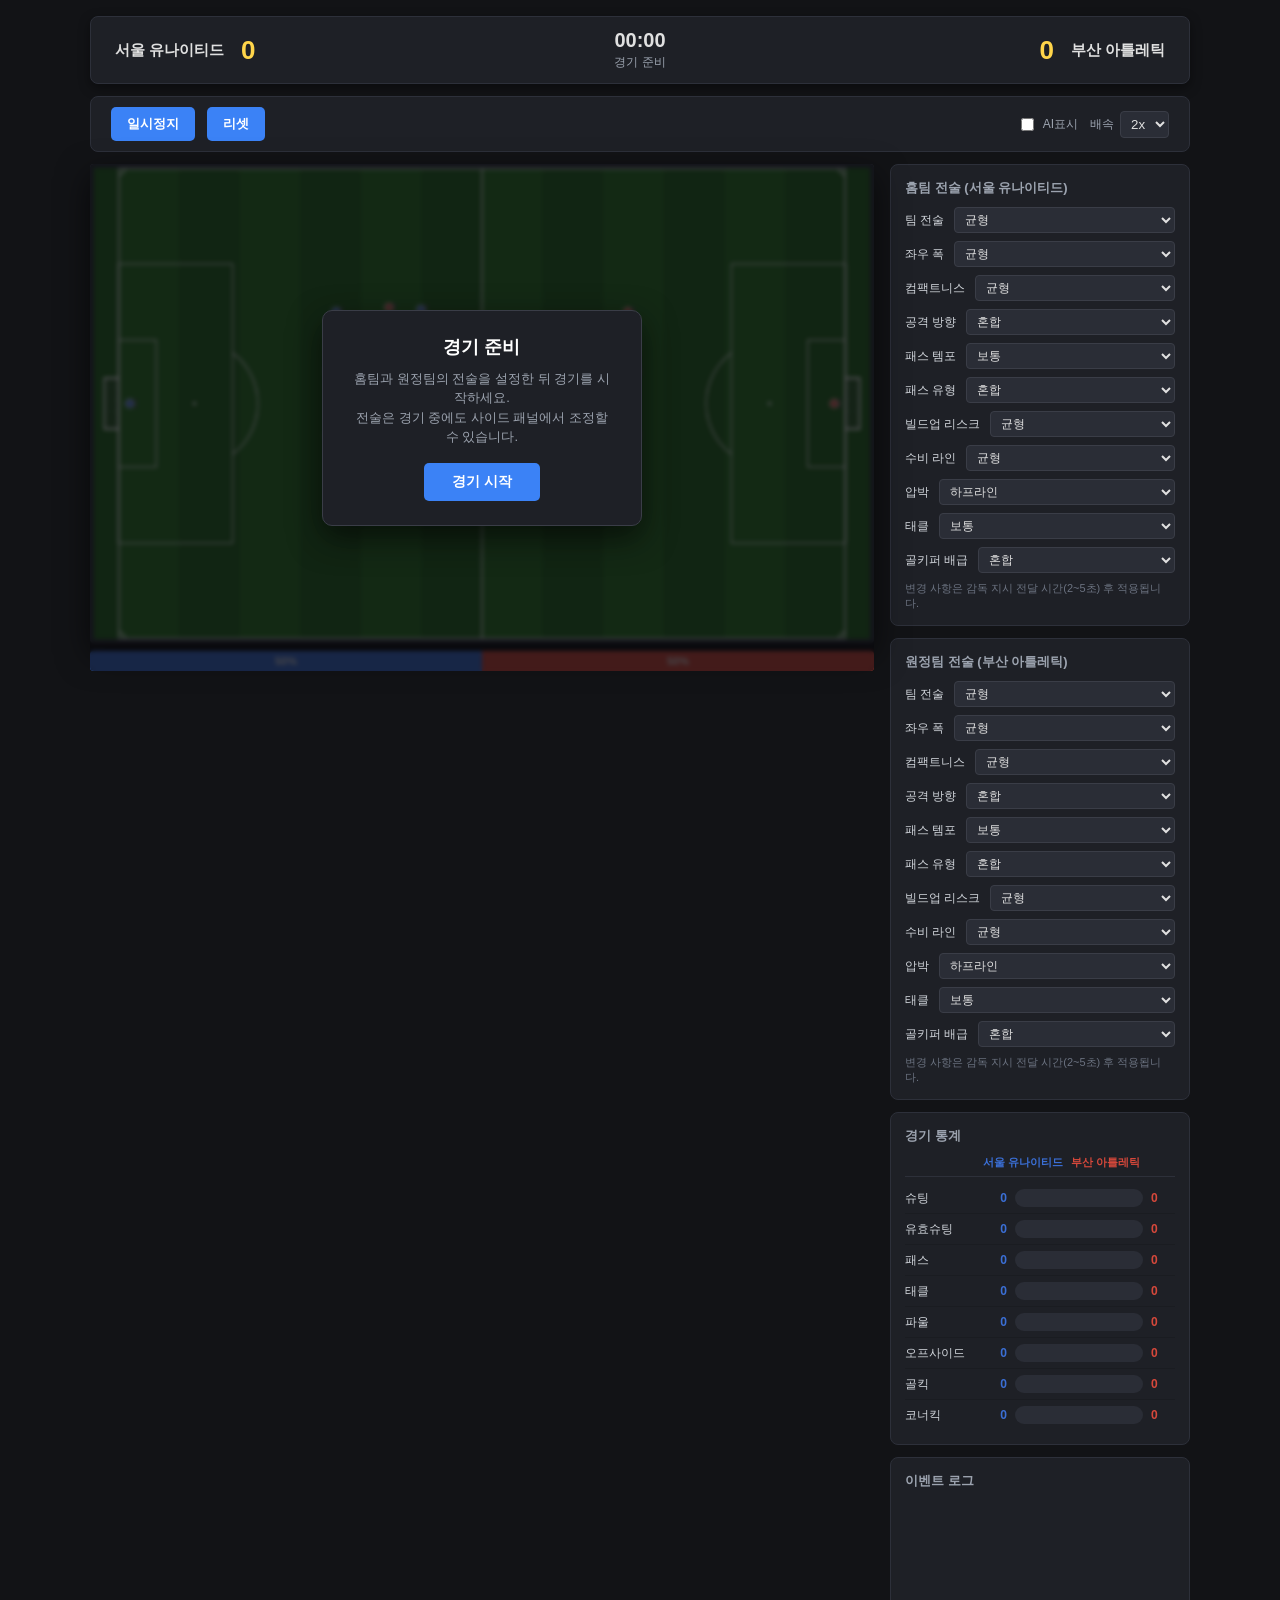
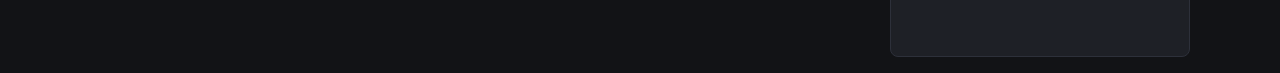
<file: football-match-engine/index.html>
<!DOCTYPE html>
<html lang="ko">
<head>
  <meta charset="UTF-8">
  <meta name="viewport" content="width=device-width, initial-scale=1.0">
  <title>FM 2D Match Engine</title>
  <link rel="stylesheet" href="css/style.css">
</head>
<body>

  <header id="scoreboard">
    <div class="team-block home">
      <span class="team-name" id="teamNameHome">Home</span>
      <span class="team-score" id="scoreHome">0</span>
    </div>
    <div class="center-block">
      <span id="clock">00:00</span>
      <span id="phaseIndicator" class="phase">킥오프 준비</span>
    </div>
    <div class="team-block away">
      <span class="team-score" id="scoreAway">0</span>
      <span class="team-name" id="teamNameAway">Away</span>
    </div>
  </header>

  <div id="toolbar">
    <button id="btnPlay" disabled>일시정지</button>
    <button id="btnReset">리셋</button>
    <label class="toolbar-label ai-toggle">
      <input type="checkbox" id="aiDebugCheck">
      AI표시
    </label>
    <label class="toolbar-label">
      배속
      <select id="speedSelect">
        <option value="1.5">1x</option>
        <option value="3" selected>2x</option>
        <option value="6">4x</option>
        <option value="12">8x</option>
      </select>
    </label>
  </div>

  <main id="layout">
    <div id="pitchWrap">
      <canvas id="field"></canvas>
      <div id="possessionBar">
        <div id="possessionHome" class="possession-fill home">50%</div>
        <div id="possessionAway" class="possession-fill away">50%</div>
      </div>

      <div id="kickoffOverlay" class="kickoff-overlay">
        <div class="kickoff-card">
          <h2>경기 준비</h2>
          <p>홈팀과 원정팀의 전술을 설정한 뒤 경기를 시작하세요.<br>전술은 경기 중에도 사이드 패널에서 조정할 수 있습니다.</p>
          <button id="btnStartMatch">경기 시작</button>
        </div>
      </div>
    </div>

    <aside id="sidePanel">
      <section class="panel-block tactics-panel" data-team="home">
        <h3>홈팀 전술 (<span id="tacticsTeamNameHome"></span>)</h3>
        <div class="tactics-grid" id="homeTacticsGrid"></div>
        <div class="tactics-apply-note">변경 사항은 감독 지시 전달 시간(2~5초) 후 적용됩니다.</div>
      </section>

      <section class="panel-block tactics-panel" data-team="away">
        <h3>원정팀 전술 (<span id="tacticsTeamNameAway"></span>)</h3>
        <div class="tactics-grid" id="awayTacticsGrid"></div>
        <div class="tactics-apply-note">변경 사항은 감독 지시 전달 시간(2~5초) 후 적용됩니다.</div>
      </section>

      <section class="panel-block stats-block">
        <h3>경기 통계</h3>
        <div id="matchStats" class="stats-grid"></div>
      </section>

      <section class="panel-block log-block">
        <h3>이벤트 로그</h3>
        <div id="eventLog"></div>
      </section>
    </aside>
  </main>

  <script type="module" src="js/main.js"></script>
</body>
</html>
</file>
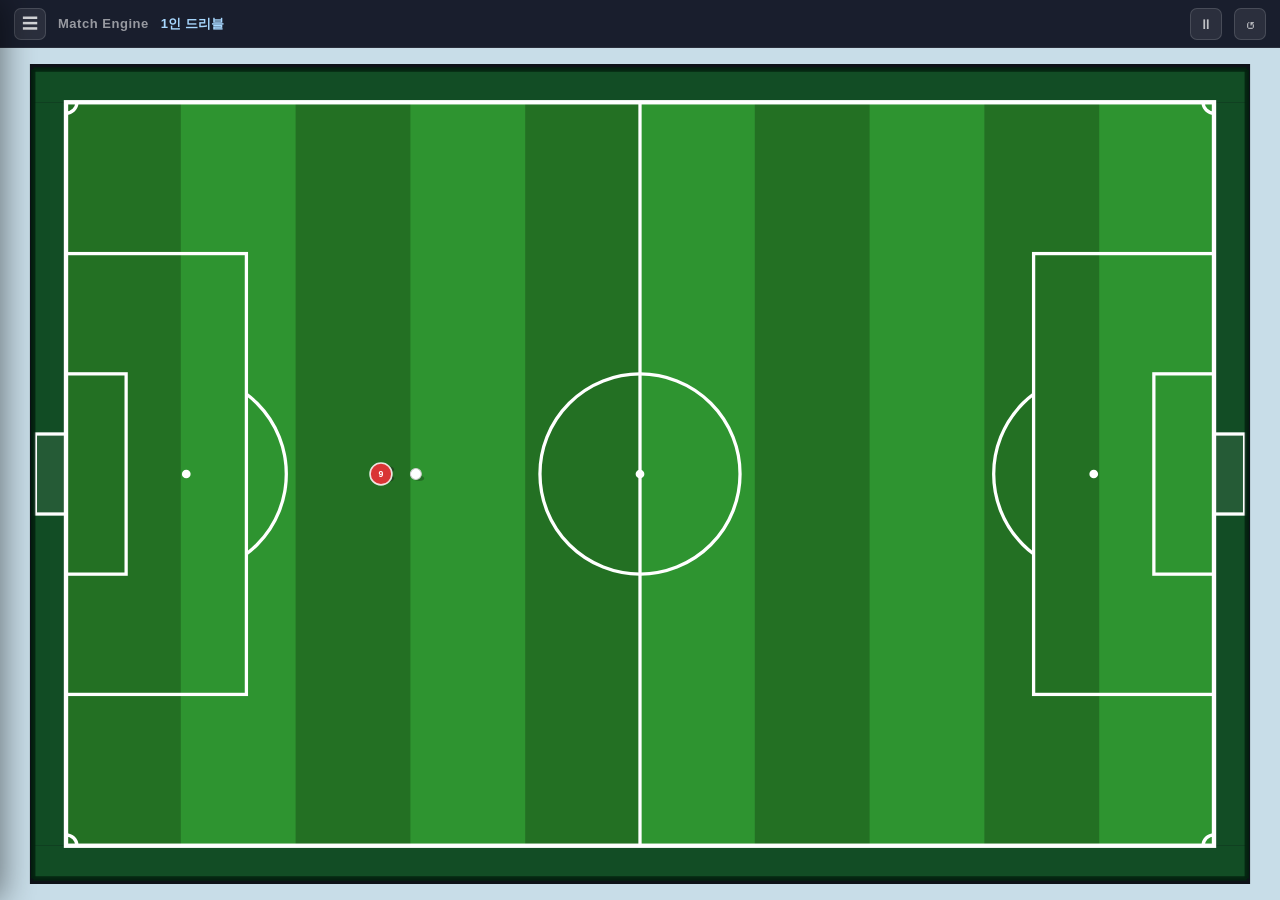
<file: football-match/index.html>
<!DOCTYPE html>
<html lang="ko">
<head>
    <meta charset="UTF-8">
    <meta name="viewport" content="width=device-width, initial-scale=1.0">
    <title>축구 필드 - Football Match Engine</title>
    <link rel="stylesheet" href="css/style.css">
</head>
<body>
    <!-- 상단 바 -->
    <header class="top-bar">
        <button class="menu-open-btn" id="menu-open-btn" title="플레이 선택" aria-label="플레이 메뉴 열기">☰</button>
        <span class="top-bar__title">Match Engine</span>
        <span class="current-play" id="menu-current-label">플레이 선택</span>
        <span class="top-bar__spacer"></span>
        <button class="pause-btn" id="pause-btn" title="일시정지 / 재생 (Space)" aria-label="일시정지">⏸</button>
        <button class="reset-btn" id="reset-btn" title="처음부터 다시 시작" aria-label="리셋">↺</button>
    </header>

    <!-- 플레이 선택 서랍 패널 -->
    <div class="drawer-scrim" id="drawer-scrim"></div>
    <aside class="drawer" id="play-menu" aria-label="플레이 선택">
        <div class="drawer__header">
            <span class="drawer__title">플레이 선택</span>
            <button class="drawer__close" id="menu-close-btn" aria-label="메뉴 닫기">✕</button>
        </div>
        <div class="drawer__search">
            <input type="search" id="menu-search" placeholder="검색 (예: 슈팅, 패스, 2:2)" aria-label="플레이 검색" autocomplete="off">
        </div>
        <nav class="drawer__body" id="menu-list" aria-label="플레이 목록"></nav>
    </aside>

    <div class="container">
        <!--
            viewBox: 필드(1050×680) + 골대·런오프 영역(좌우·상하 각 30px)
            필드 비율: 105m × 68m (10단위 = 1m)
        -->
        <svg id="pitch-svg" class="pitch" viewBox="-33 -35 1116 750" preserveAspectRatio="xMidYMid meet">
            <defs>
                <!-- 왼쪽 페널티 아크: x=165 오른쪽만 표시 -->
                <clipPath id="clip-left-arc">
                    <rect x="165" y="-5" width="1000" height="700"/>
                </clipPath>
                <!-- 오른쪽 페널티 아크: x=885 왼쪽만 표시 -->
                <clipPath id="clip-right-arc">
                    <rect x="-33" y="-5" width="918" height="700"/>
                </clipPath>
            </defs>

            <!-- 어두운 배경 -->
            <rect x="-33" y="-35" width="1116" height="750" fill="#0d1117"/>

            <!-- 필드 기본 녹색 (밝은 스트라이프) -->
            <rect class="field-light" x="0" y="0" width="1050" height="680"/>

            <!-- 오른쪽 엔드라인 뒤 3m 런오프 영역 -->
            <rect class="endline-runoff" x="1050" y="0" width="30" height="680"/>
            <!-- 왼쪽 엔드라인 뒤 3m 런오프 영역 -->
            <rect class="endline-runoff" x="-30" y="0" width="30" height="680"/>
            <!-- 스로인 라인 바깥 3m 런오프 영역 -->
            <rect class="sideline-runoff" x="0" y="-30" width="1050" height="30"/>
            <rect class="sideline-runoff" x="0" y="680" width="1050" height="30"/>
            <!-- 네 코너 바깥 런오프 영역 -->
            <rect class="corner-runoff" x="-30" y="-30" width="30" height="30"/>
            <rect class="corner-runoff" x="1050" y="-30" width="30" height="30"/>
            <rect class="corner-runoff" x="-30" y="680" width="30" height="30"/>
            <rect class="corner-runoff" x="1050" y="680" width="30" height="30"/>

            <!-- 어두운 스트라이프 (짝수 번째 띠: 0,2,4,6,8번) -->
            <rect class="field-dark" x="0"   y="0" width="105" height="680"/>
            <rect class="field-dark" x="210" y="0" width="105" height="680"/>
            <rect class="field-dark" x="420" y="0" width="105" height="680"/>
            <rect class="field-dark" x="630" y="0" width="105" height="680"/>
            <rect class="field-dark" x="840" y="0" width="105" height="680"/>

            <!-- 왼쪽 골대 (필드 경계선 밖으로 돌출) -->
            <!-- 실제 골 크기: 7.32m × 2.44m → 73.2 × 24.4 단위 -->
            <!-- y 위치: (680 - 73.2) / 2 = 303.4 -->
            <rect class="goal" x="-28" y="303.4" width="28" height="73.2"/>

            <!-- 오른쪽 골대 -->
            <rect class="goal" x="1050" y="303.4" width="28" height="73.2"/>

            <!-- 엔드라인 뒤 런오프의 끝 경계 -->
            <line class="endline-boundary" x1="-30" y1="-30" x2="-30" y2="710"/>
            <line class="endline-boundary" x1="1080" y1="-30" x2="1080" y2="710"/>
            <line class="sideline-boundary" x1="-30" y1="-30" x2="1080" y2="-30"/>
            <line class="sideline-boundary" x1="-30" y1="710" x2="1080" y2="710"/>

            <!-- 경계선 (필드 외곽) -->
            <rect class="boundary" x="0" y="0" width="1050" height="680"/>

            <!-- 센터라인 -->
            <line class="line" x1="525" y1="0" x2="525" y2="680"/>

            <!-- 센터서클 (반지름 9.15m = 91.5 단위) -->
            <circle class="line" cx="525" cy="340" r="91.5"/>

            <!-- 센터마크 -->
            <circle class="mark" cx="525" cy="340" r="4"/>

            <!--
                왼쪽 페널티박스 (18야드박스)
                깊이: 16.5m = 165 단위
                너비: 40.32m = 403.2 단위
                y 시작: (680 - 403.2) / 2 = 138.4
            -->
            <rect class="line" x="0" y="138.4" width="165" height="403.2"/>

            <!-- 오른쪽 페널티박스 -->
            <rect class="line" x="885" y="138.4" width="165" height="403.2"/>

            <!--
                왼쪽 골박스 (6야드박스)
                깊이: 5.5m = 55 단위
                너비: 18.32m = 183.2 단위
                y 시작: (680 - 183.2) / 2 = 248.4
            -->
            <rect class="line" x="0" y="248.4" width="55" height="183.2"/>

            <!-- 오른쪽 골박스 -->
            <rect class="line" x="995" y="248.4" width="55" height="183.2"/>

            <!-- 왼쪽 페널티마크 (11m = 110 단위) -->
            <circle class="mark" cx="110" cy="340" r="4"/>

            <!-- 오른쪽 페널티마크 -->
            <circle class="mark" cx="940" cy="340" r="4"/>

            <!--
                코너 아크 (반지름 1m = 10 단위)
                각 코너에서 필드 내부로 호를 그림
            -->
            <!-- 왼쪽 상단 코너 -->
            <path class="line" d="M 10 0 A 10 10 0 0 1 0 10"/>
            <!-- 왼쪽 하단 코너 -->
            <path class="line" d="M 0 670 A 10 10 0 0 1 10 680"/>
            <!-- 오른쪽 상단 코너 -->
            <path class="line" d="M 1040 0 A 10 10 0 0 0 1050 10"/>
            <!-- 오른쪽 하단 코너 -->
            <path class="line" d="M 1050 670 A 10 10 0 0 0 1040 680"/>

            <!-- 왼쪽 페널티 아크 (페널티박스 바깥 부분만 표시) -->
            <circle class="line" cx="110" cy="340" r="91.5" clip-path="url(#clip-left-arc)"/>

            <!-- 오른쪽 페널티 아크 -->
            <circle class="line" cx="940" cy="340" r="91.5" clip-path="url(#clip-right-arc)"/>

            <!-- 엔티티 레이어: 선수·공이 이 안에 렌더링됨 (필드 위에 표시) -->
            <g id="entities-layer"></g>
        </svg>
        <div id="match-result" class="match-result" aria-live="polite"></div>
    </div>
    <script type="module" src="js/main.js"></script>
</body>
</html>
</file>
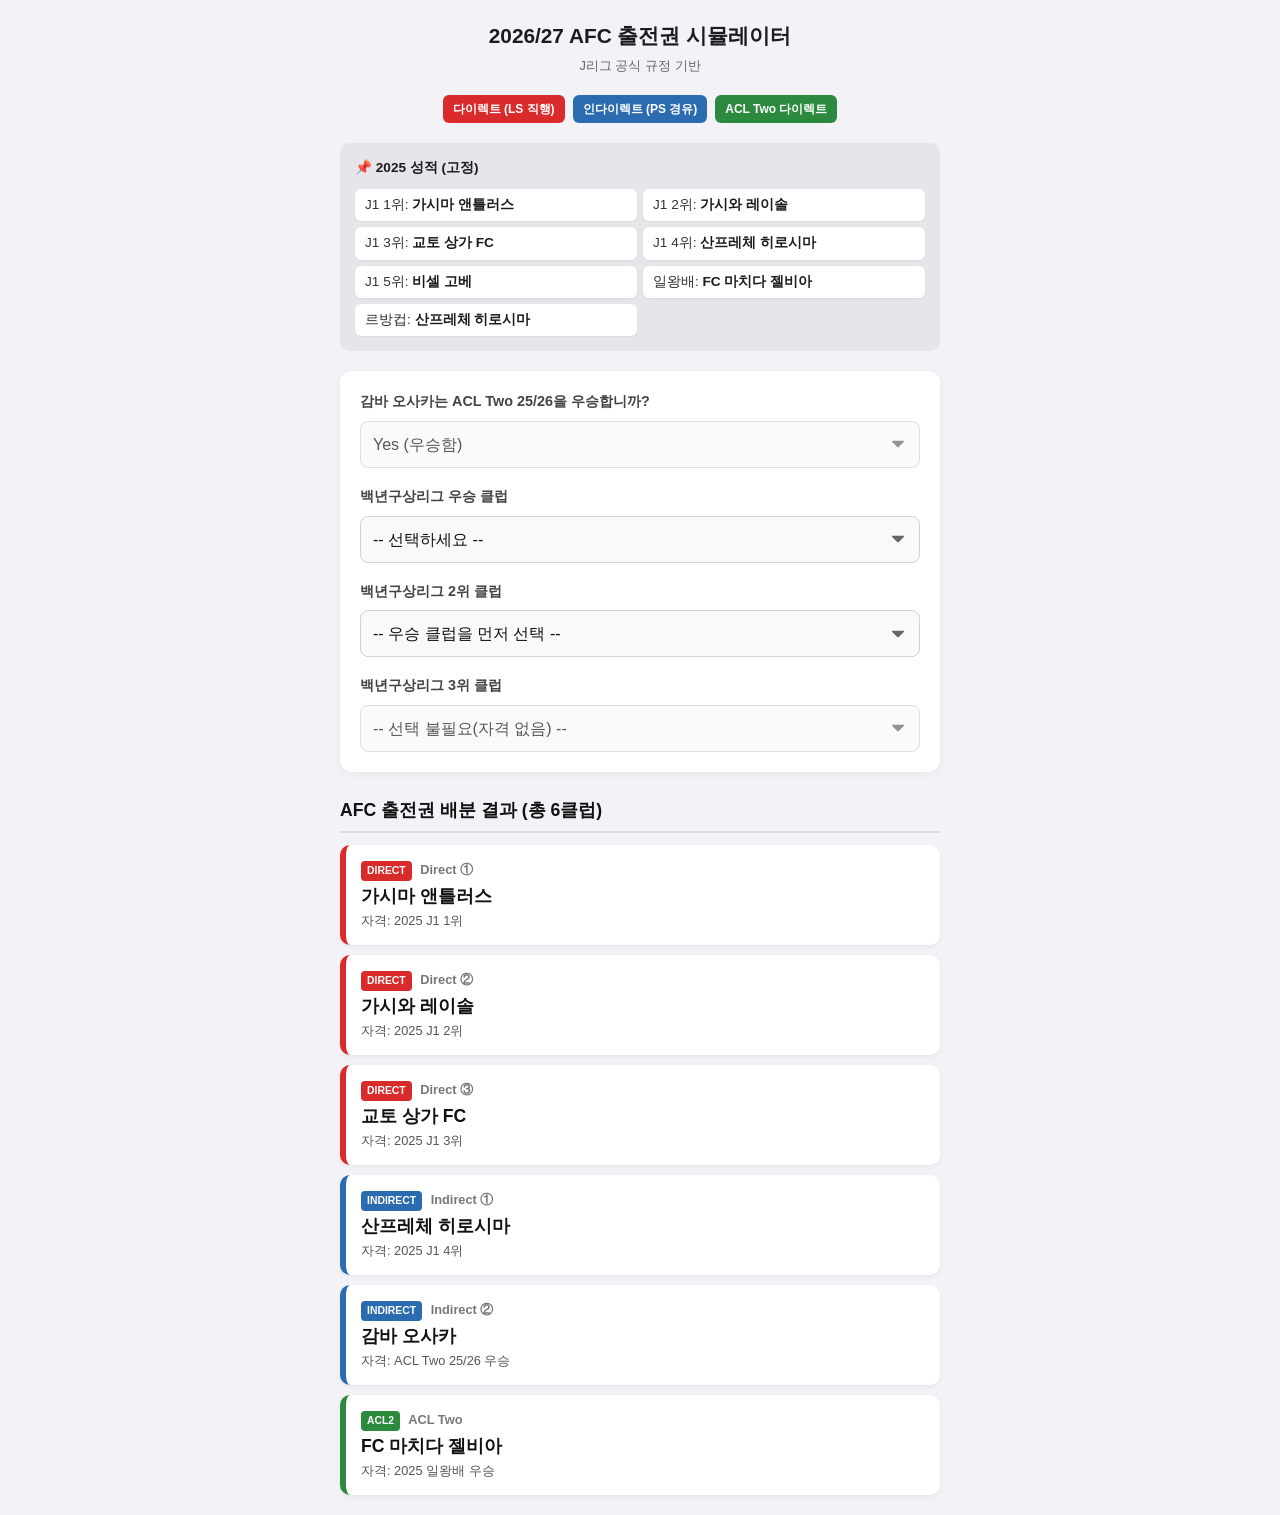
<file: jleague_acl_2627_simulator.html>
<!DOCTYPE html>
<html lang="ko">
<head>
    <meta charset="UTF-8">
    <meta name="viewport" content="width=device-width, initial-scale=1.0">
    <title>J.LEAGUE 26/27 AFC Simulator</title>
    <style>
        * { box-sizing: border-box; margin: 0; padding: 0; }
        body { 
            font-family: -apple-system, BlinkMacSystemFont, "Segoe UI", Roboto, "Helvetica Neue", Arial, sans-serif; 
            background-color: #f2f2f7; 
            color: #333; 
            padding: 20px 15px; 
            line-height: 1.5;
        }
        .app-container { max-width: 600px; margin: 0 auto; }
        h1 { font-size: 1.3rem; text-align: center; margin-bottom: 5px; color: #1c1c1e; }
        .subtitle { font-size: 0.8rem; text-align: center; color: #666; margin-bottom: 20px; }

        .legend-container { display: flex; justify-content: center; gap: 8px; margin-bottom: 20px; flex-wrap: wrap; }
        .badge { padding: 5px 10px; border-radius: 6px; color: white; font-size: 0.75rem; font-weight: bold; }
        .bg-direct { background-color: #d92b2b; }
        .bg-indirect { background-color: #2b6cb0; }
        .bg-acl2 { background-color: #2b8a3e; }

        .info-card { background-color: #e5e5ea; border-radius: 10px; padding: 15px; margin-bottom: 20px; font-size: 0.85rem; }
        .info-card strong { color: #1c1c1e; }
        .info-grid { display: grid; grid-template-columns: 1fr; gap: 6px; margin-top: 10px; }
        @media (min-width: 400px) { .info-grid { grid-template-columns: repeat(2, 1fr); } }
        .info-item { background: #fff; padding: 6px 10px; border-radius: 6px; box-shadow: 0 1px 2px rgba(0,0,0,0.05); }

        .form-card { background-color: #fff; border-radius: 12px; padding: 20px; margin-bottom: 25px; box-shadow: 0 2px 8px rgba(0,0,0,0.05); }
        .form-group { margin-bottom: 18px; }
        .form-group:last-child { margin-bottom: 0; }
        .form-label { display: block; font-size: 0.9rem; font-weight: bold; margin-bottom: 8px; color: #444; }
        .form-select { 
            width: 100%; font-size: 1rem; padding: 14px 12px; border: 1px solid #d1d1d6; 
            border-radius: 8px; background-color: #f9f9f9; color: #111; appearance: none; 
            background-image: url("data:image/svg+xml;charset=US-ASCII,%3Csvg%20xmlns%3D%22http%3A%2F%2Fwww.w3.org%2F2000%2Fsvg%22%20width%3D%22292.4%22%20height%3D%22292.4%22%3E%3Cpath%20fill%3D%22%23666%22%20d%3D%22M287%2069.4a17.6%2017.6%200%200%200-13-5.4H18.4c-5%200-9.3%201.8-12.9%205.4A17.6%2017.6%200%200%200%200%2082.2c0%205%201.8%209.3%205.4%2012.9l128%20127.9c3.6%203.6%207.8%205.4%2012.8%205.4s9.2-1.8%2012.8-5.4L287%2095c3.5-3.5%205.4-7.8%205.4-12.8%200-5-1.9-9.2-5.5-12.8z%22%2F%3E%3C%2Fsvg%3E"); 
            background-repeat: no-repeat; background-position: right 15px top 50%; background-size: 12px auto; 
        }

        .results-header { font-size: 1.1rem; font-weight: bold; margin-bottom: 12px; padding-bottom: 8px; border-bottom: 2px solid #ddd; color: #111; }
        .result-list { display: flex; flex-direction: column; gap: 10px; }
        .result-item { 
            display: flex; align-items: center; background: #fff; padding: 15px; 
            border-radius: 10px; box-shadow: 0 2px 5px rgba(0,0,0,0.05); 
            border-left: 6px solid #ccc;
        }
        .result-item.direct { border-left-color: #d92b2b; }
        .result-item.indirect { border-left-color: #2b6cb0; }
        .result-item.acl2 { border-left-color: #2b8a3e; }
        
        .result-content { flex: 1; }
        .result-slot-name { font-size: 0.8rem; font-weight: bold; color: #777; margin-bottom: 2px; }
        .result-team-name { font-size: 1.1rem; font-weight: bold; color: #111; margin-bottom: 2px; }
        .result-reason { font-size: 0.8rem; color: #555; }
        .badge-small { font-size: 0.65rem; padding: 2px 6px; border-radius: 4px; color: white; display: inline-block; margin-right: 5px; vertical-align: middle; }
    </style>
</head>
<body>

<div class="app-container">
    <h1>2026/27 AFC 출전권 시뮬레이터</h1>
    <p class="subtitle">J리그 공식 규정 기반</p>

    <div class="legend-container">
        <span class="badge bg-direct">다이렉트 (LS 직행)</span>
        <span class="badge bg-indirect">인다이렉트 (PS 경유)</span>
        <span class="badge bg-acl2">ACL Two 다이렉트</span>
    </div>

    <div class="info-card">
        <strong>📌 2025 성적 (고정)</strong>
        <div class="info-grid">
            <div class="info-item">J1 1위: <strong>가시마 앤틀러스</strong></div>
            <div class="info-item">J1 2위: <strong>가시와 레이솔</strong></div>
            <div class="info-item">J1 3위: <strong>교토 상가 FC</strong></div>
            <div class="info-item">J1 4위: <strong>산프레체 히로시마</strong></div>
            <div class="info-item">J1 5위: <strong>비셀 고베</strong></div>
            <div class="info-item">일왕배: <strong>FC 마치다 젤비아</strong></div>
            <div class="info-item">르방컵: <strong>산프레체 히로시마</strong></div>
        </div>
    </div>

    <div class="form-card">
        <div class="form-group">
            <label class="form-label">감바 오사카는 ACL Two 25/26을 우승합니까?</label>
            <select class="form-select" id="gamba-acl2" onchange="calculate()" disabled>
                <option value="준우승">No (우승하지 않음)</option>
                <option value="우승" selected>Yes (우승함)</option>
            </select>
        </div>

        <div class="form-group">
            <label class="form-label">백년구상리그 우승 클럽</label>
            <select class="form-select" id="cent-1st" onchange="onCent1stChange()">
                <option value="">-- 선택하세요 --</option>
            </select>
        </div>

        <div class="form-group">
            <label class="form-label">백년구상리그 2위 클럽</label>
            <select class="form-select" id="cent-2nd" onchange="onCent2ndChange()">
                <option value="">-- 우승 클럽을 먼저 선택 --</option>
            </select>
        </div>
        
        <div class="form-group">
            <label class="form-label">백년구상리그 3위 클럽</label>
            <select class="form-select" id="cent-3rd" onchange="calculate()" disabled>
                <option value="">-- 선택 불필요(자격 없음) --</option>
            </select>
        </div>
        
    </div>

    <div class="results-header">AFC 출전권 배분 결과 (총 6클럽)</div>
    <div class="result-list" id="result-body"></div>
</div>

<script>
    // 팀명 풀네임 데이터 설정 (교토 상가 FC 반영)
    const eastTeams = ["가시마 앤틀러스"];
    const westTeams = ["나고야 그램퍼스", "비셀 고베"];
    const additional3rd = [];

    const fixedResults = {
        j1_1: "가시마 앤틀러스", 
        j1_2: "가시와 레이솔", 
        j1_3: "교토 상가 FC", 
        j1_4: "산프레체 히로시마", 
        j1_5: "비셀 고베",
        emperor: "FC 마치다 젤비아", 
        levain: "산프레체 히로시마"
    };

    document.addEventListener("DOMContentLoaded", init);

    function init() {
        const cent1stSelect = document.getElementById('cent-1st');
        [...eastTeams, ...westTeams].forEach(team => {
            const region = eastTeams.includes(team) ? " (동부)" : " (서부)";
            cent1stSelect.appendChild(new Option(team + region, team));
        });
        calculate();
    }

    function onCent1stChange() {
        const c1st = document.getElementById('cent-1st').value;
        const c2ndSelect = document.getElementById('cent-2nd');
        const c3rdSelect = document.getElementById('cent-3rd');
        c2ndSelect.innerHTML = '<option value="">-- 선택하세요 --</option>';
        // c3rdSelect.innerHTML = '<option value="">-- 2위 클럽을 먼저 선택 --</option>';
        if (c1st) {
            const targetPool = eastTeams.includes(c1st) ? westTeams : eastTeams;
            targetPool.forEach(team => c2ndSelect.appendChild(new Option(team, team)));
        }
        calculate();
    }

    function onCent2ndChange() {
        const c1st = document.getElementById('cent-1st').value;
        const c2nd = document.getElementById('cent-2nd').value;
        const c3rdSelect = document.getElementById('cent-3rd');
        // c3rdSelect.innerHTML = '<option value="">-- 선택하세요 --</option>';
        if (c2nd) {
            const allCandidates = [...new Set([...eastTeams, ...westTeams, ...additional3rd])];
            allCandidates.filter(t => t !== c1st && t !== c2nd).forEach(team => {
                c3rdSelect.appendChild(new Option(team, team));
            });
        }
        calculate();
    }

    function calculate() {
        const c1st = document.getElementById('cent-1st').value;
        const c2nd = document.getElementById('cent-2nd').value;
        const c3rd = document.getElementById('cent-3rd').value;
        const gambaWin = document.getElementById('gamba-acl2').value === "우승";

        let usedTeams = new Set();
        let finalSlots = [];

        const acleQueue = [
            { source: "2025 J1 1위", team: fixedResults.j1_1 },
            { source: "백년구상 우승", team: c1st },
            { source: "2025 J1 2위", team: fixedResults.j1_2 },
            { source: "2025 J1 3위", team: fixedResults.j1_3 },
            { source: "백년구상 2위", team: c2nd },
            { source: "2025 J1 4위", team: fixedResults.j1_4 },
            { source: "백년구상 3위", team: c3rd },
            { source: "2025 J1 5위", team: fixedResults.j1_5 }
        ];

        const acleSlotsInfo = [
            { id: "Direct ①", type: "direct" },
            { id: "Direct ②", type: "direct" },
            { id: "Direct ③", type: "direct" },
            { id: "Indirect ①", type: "indirect" },
            { id: "Indirect ②", type: "indirect" }
        ];

        let qIndex = 0;
        for (let i = 0; i < acleSlotsInfo.length; i++) {
            if (acleSlotsInfo[i].id === "Indirect ②" && gambaWin && !usedTeams.has("감바 오사카")) {
                finalSlots.push({ ...acleSlotsInfo[i], team: "감바 오사카", source: "ACL Two 25/26 우승" });
                usedTeams.add("감바 오사카");
                continue;
            }

            let found = false;
            while (qIndex < acleQueue.length) {
                const item = acleQueue[qIndex];
                if (acleSlotsInfo[i].id === "Indirect ①" && item.team === "감바 오사카" && gambaWin) {
                    qIndex++;
                    continue;
                }
                if (item.team && !usedTeams.has(item.team)) {
                    finalSlots.push({ ...acleSlotsInfo[i], team: item.team, source: item.source });
                    usedTeams.add(item.team);
                    qIndex++;
                    found = true;
                    break;
                }
                qIndex++;
            }
            if (!found) finalSlots.push({ ...acleSlotsInfo[i], team: "미정", source: "-" });
        }

        const acl2Queue = [
            { source: "2025 일왕배 우승", team: fixedResults.emperor },
            { source: "2025 르방컵 우승", team: fixedResults.levain },
            { source: "2025 J1 차순위", team: fixedResults.j1_1 },
            { source: "2025 J1 차순위", team: fixedResults.j1_2 },
            { source: "2025 J1 차순위", team: fixedResults.j1_3 },
            { source: "2025 J1 차순위", team: fixedResults.j1_4 },
            { source: "2025 J1 차순위", team: fixedResults.j1_5 }
        ];

        let acl2Team = "미정", acl2Source = "-";
        for (let i = 0; i < acl2Queue.length; i++) {
            const item = acl2Queue[i];
            if (item.team && !usedTeams.has(item.team)) {
                acl2Team = item.team;
                acl2Source = item.source;
                usedTeams.add(item.team);
                break;
            }
        }
        finalSlots.push({ id: "ACL Two", type: "acl2", team: acl2Team, source: acl2Source });

        const resultBody = document.getElementById('result-body');
        resultBody.innerHTML = "";
        finalSlots.forEach(slot => {
            const badgeClass = slot.type === 'direct' ? 'bg-direct' : (slot.type === 'indirect' ? 'bg-indirect' : 'bg-acl2');
            const div = document.createElement('div');
            div.className = `result-item ${slot.type}`;
            div.innerHTML = `
                <div class="result-content">
                    <div class="result-slot-name"><span class="badge-small ${badgeClass}">${slot.type.toUpperCase()}</span> ${slot.id}</div>
                    <div class="result-team-name">${slot.team}</div>
                    <div class="result-reason">자격: ${slot.source}</div>
                </div>
            `;
            resultBody.appendChild(div);
        });
    }
</script>

</body>
</html>
</file>
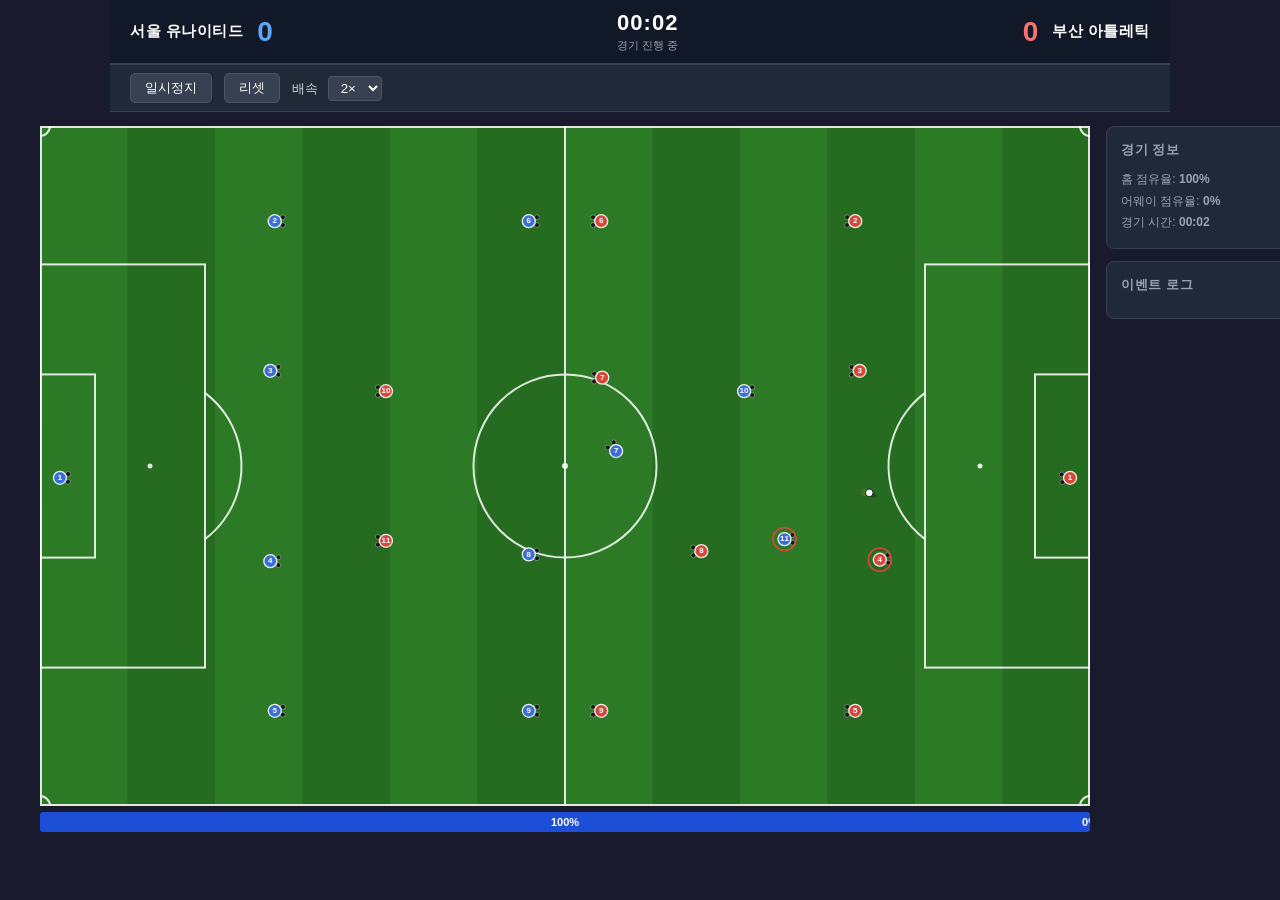
<file: soccer-match-engine.html>
<!DOCTYPE html>
<html lang="ko">
<head>
  <meta charset="UTF-8">
  <meta name="viewport" content="width=device-width, initial-scale=1.0">
  <title>2D Football Match Engine – Skeleton v1.0</title>
  <style>
    * { margin: 0; padding: 0; box-sizing: border-box; }
    body { background: #1a1a2e; font-family: Arial, sans-serif; color: #fff; display: flex; flex-direction: column; align-items: center; min-height: 100vh; }

    /* ── 스코어보드 ── */
    #scoreboard {
      width: 100%; max-width: 1060px;
      display: flex; justify-content: space-between; align-items: center;
      padding: 10px 20px; background: #111827;
      border-bottom: 2px solid #374151;
    }
    .team-block { display: flex; align-items: center; gap: 14px; }
    .team-name  { font-size: 15px; font-weight: 700; letter-spacing: 0.5px; }
    .team-score { font-size: 28px; font-weight: 900; }
    .home .team-score { color: #60a5fa; }
    .away .team-score { color: #f87171; }
    #centerInfo { text-align: center; }
    #clock      { font-size: 22px; font-weight: 700; letter-spacing: 1px; }
    #phaseLabel { font-size: 11px; color: #9ca3af; margin-top: 2px; }

    /* ── 툴바 ── */
    #toolbar {
      width: 100%; max-width: 1060px;
      display: flex; align-items: center; gap: 12px;
      padding: 8px 20px; background: #1f2937; border-bottom: 1px solid #374151;
    }
    #toolbar button {
      padding: 5px 14px; border: 1px solid #4b5563; border-radius: 5px;
      background: #374151; color: #fff; cursor: pointer; font-size: 13px;
    }
    #toolbar button:hover { background: #4b5563; }
    #toolbar label { font-size: 13px; color: #d1d5db; }
    #toolbar select {
      margin-left: 6px; padding: 3px 8px; border-radius: 4px;
      background: #374151; color: #fff; border: 1px solid #4b5563;
    }

    /* ── 메인 레이아웃 ── */
    #layout {
      display: flex; gap: 16px;
      padding: 14px 20px; width: 100%; max-width: 1240px;
    }
    #pitchWrap { flex: 0 0 auto; }
    #field     { display: block; }

    /* 점유율 바 */
    #possessionBar {
      display: flex; height: 20px; margin-top: 6px;
      border-radius: 3px; overflow: hidden; font-size: 11px; font-weight: 700;
    }
    .poss-fill {
      display: flex; align-items: center; justify-content: center;
      transition: width 0.5s ease;
    }
    .poss-fill.home { background: #1d4ed8; }
    .poss-fill.away { background: #b91c1c; }

    /* ── 사이드 패널 ── */
    #sidePanel { flex: 1; min-width: 220px; max-width: 280px; }
    .panel-block {
      background: #1f2937; border-radius: 8px; padding: 14px;
      margin-bottom: 12px; border: 1px solid #374151;
    }
    .panel-block h3 { font-size: 13px; color: #9ca3af; margin-bottom: 10px; text-transform: uppercase; letter-spacing: 0.6px; }
    #eventLog { max-height: 360px; overflow-y: auto; font-size: 12px; color: #d1d5db; }
    #eventLog div { padding: 4px 0; border-bottom: 1px solid #374151; }
    #eventLog div:first-child { color: #fbbf24; }
  </style>
</head>
<body>

<header id="scoreboard">
  <div class="team-block home">
    <span class="team-name" id="teamNameHome">서울 유나이티드</span>
    <span class="team-score home" id="scoreHome">0</span>
  </div>
  <div id="centerInfo">
    <div id="clock">00:00</div>
    <div id="phaseLabel">킥오프 준비</div>
  </div>
  <div class="team-block away">
    <span class="team-score away" id="scoreAway">0</span>
    <span class="team-name" id="teamNameAway">부산 아틀레틱</span>
  </div>
</header>

<div id="toolbar">
  <button id="btnPlay">일시정지</button>
  <button id="btnReset">리셋</button>
  <label>배속
    <select id="speedSelect">
      <option value="1">1×</option>
      <option value="2" selected>2×</option>
      <option value="4">4×</option>
      <option value="8">8×</option>
    </select>
  </label>
</div>

<div id="layout">
  <div id="pitchWrap">
    <canvas id="field"></canvas>
    <div id="possessionBar">
      <div id="possHome" class="poss-fill home" style="width:50%">50%</div>
      <div id="possAway" class="poss-fill away" style="width:50%">50%</div>
    </div>
  </div>
  <aside id="sidePanel">
    <div class="panel-block">
      <h3>경기 정보</h3>
      <div id="matchInfo" style="font-size:12px;color:#9ca3af;line-height:1.8"></div>
    </div>
    <div class="panel-block">
      <h3>이벤트 로그</h3>
      <div id="eventLog"></div>
    </div>
  </aside>
</div>

<script>
'use strict';

// ================================================================
//  SECTION 1: 상수 & 설정
//  경기장 규격, 물리, AI 튜닝 파라미터를 한곳에 모아둔다.
//  추후 튜닝이 필요하면 이 섹션만 수정한다.
// ================================================================

// ── 경기장 (단위: 미터, FIFA 표준) ──
const PITCH_LEN  = 105;
const PITCH_WID  = 68;
const SCALE      = 10;         // 1m = 10px
const GOAL_W     = 7.32;       // 골대 폭
const GOAL_DEPTH = 2;          // 골대 깊이 (시각 표현)
const PEN_BOX_L  = 16.5;       // 페널티 박스 세로 길이
const PEN_BOX_W  = 40.32;      // 페널티 박스 가로 너비
const GOAL_BOX_L = 5.5;
const GOAL_BOX_W = 18.32;
const PEN_SPOT   = 11;
const CENTER_R   = 9.15;       // 센터서클 반경
const CORNER_R   = 1;

// 파생 상수
const CW = PITCH_LEN * SCALE;  // 캔버스 폭 (px)
const CH = PITCH_WID * SCALE;  // 캔버스 높이 (px)
const CX = PITCH_LEN / 2;      // 피치 중앙 X (m)
const CY = PITCH_WID / 2;      // 피치 중앙 Y (m)

// ── 볼 물리 ──
const BALL_RADIUS    = 0.38;   // m (실제보다 시각적으로 살짝 크게)
const BALL_FRICTION  = 2.4;    // 지면 감속도 (m/s²) — 잔디 마찰
const BALL_MAX_SPEED = 28;     // 최고 속도 상한 (m/s ≈ 100 km/h)
const BALL_BOUNCE    = 0.55;   // 경계 반사 에너지 보존율 (0=흡수, 1=완전탄성)
const BALL_CTRL_R    = 1.5;    // 선수가 볼을 제어 가능한 반경 (m)
const KICK_LOCK_T    = 0.45;   // 킥 직후 재소유 불가 시간 (s)

// ── 선수 AI ──
const P_MAX_SPEED = 5.8;       // 일반 선수 최고 속도 (m/s)
const GK_MAX_SPD  = 5.0;       // 골키퍼
const P_ACCEL     = 9.0;       // 가속도 (m/s²)
const KICK_DELAY  = 0.45;      // 공 소유 후 킥까지 준비 시간 (s)
const KICK_V_MIN  = 12;        // 킥 최소 초속 (m/s)
const KICK_V_MAX  = 20;        // 킥 최대 초속 (m/s)
const KICK_SPREAD = Math.PI / 7;  // 킥 각도 오차 (±라디안)
const LINE_PUSH   = 14;        // 볼 위치 기반 포메이션 X 이동 최대값 (m)
const TETHER_R    = 20;        // 기본 위치 이탈 허용 최대값 (m)

// ── 경기 ──
const MATCH_DUR   = 90 * 60;   // 90분 (초)


// ================================================================
//  SECTION 2: Vector2D
//  2D 좌표·벡터 연산. 모든 위치·속도에 사용한다.
//  메서드는 항상 새 인스턴스를 반환한다(불변/immutable).
// ================================================================
class Vector2D {
  constructor(x = 0, y = 0) { this.x = x; this.y = y; }

  add(v)    { return new Vector2D(this.x + v.x, this.y + v.y); }
  sub(v)    { return new Vector2D(this.x - v.x, this.y - v.y); }
  scale(s)  { return new Vector2D(this.x * s,   this.y * s);   }
  dot(v)    { return this.x * v.x + this.y * v.y; }
  clone()   { return new Vector2D(this.x, this.y); }

  length()   { return Math.sqrt(this.x * this.x + this.y * this.y); }
  lengthSq() { return this.x * this.x + this.y * this.y; }

  normalize() {
    const l = this.length();
    return l > 1e-9 ? this.scale(1 / l) : new Vector2D();
  }

  /** 라디안 각도와 길이로 벡터를 생성한다 */
  static fromAngle(angle, len = 1) {
    return new Vector2D(Math.cos(angle) * len, Math.sin(angle) * len);
  }

  /** 벡터의 방향각 (라디안) */
  angle() { return Math.atan2(this.y, this.x); }

  static zero() { return new Vector2D(0, 0); }
}


// ================================================================
//  SECTION 3: Ball
//  공 엔티티. 물리 상태(위치·속도·소유권)만 보관한다.
//  물리 적분은 Match._updateBallPhysics()에서 수행한다.
//
//  TODO 확장 진입점:
//    - height / verticalVelocity 추가 → 포물선 롱패스·크로스·헤더
//    - passTargetPlayer 추가 → 패스 수신 선수 판정
// ================================================================
class Ball {
  constructor() {
    this.radius = BALL_RADIUS;
    this.position = new Vector2D(CX, CY);
    this.velocity = Vector2D.zero();

    // 소유권 상태
    this.owner        = null;   // Player | null — 현재 소유자
    this.lastTouched  = null;   // 마지막으로 터치한 Player
    this.lastTeam     = null;   // 마지막으로 터치한 Team
    this.kickLockTimer = 0;     // > 0 이면 kicker는 즉시 재소유 불가
    this.kicker       = null;   // 직전에 찬 선수 (kickLockTimer 동안 재소유 차단)
    this.isShot       = false;  // 슈팅 여부 (GK 선방 판정 분리 목적)

    // TODO: 공중볼 필드 (롱패스/크로스 구현 시 활성화)
    // this.height = 0;
    // this.verticalVelocity = 0;
  }

  /**
   * 지상 킥. groundVelocity(Vector2D)로 공을 찬다.
   * kicker 는 kickLockTimer 동안 공을 다시 잡을 수 없다.
   */
  kick(groundVelocity, kicker = null, isShot = false) {
    this.velocity      = groundVelocity.clone();
    this.owner         = null;
    this.kicker        = kicker;
    this.kickLockTimer = KICK_LOCK_T;
    this.isShot        = isShot;
  }

  /** 킥오프·골 후 공을 리셋한다 */
  reset(pos) {
    this.position      = (pos ?? new Vector2D(CX, CY)).clone();
    this.velocity      = Vector2D.zero();
    this.owner         = null;
    this.kicker        = null;
    this.kickLockTimer = 0;
    this.isShot        = false;
  }

  speed() { return this.velocity.length(); }
}


// ================================================================
//  SECTION 4: Player
//  개별 선수 엔티티.
//
//  State (상태 머신):
//    POSITIONING  — 기본 위치(basePosition)로 복귀 이동
//    CHASING      — 볼을 향해 전속력 압박 (팀 내 최근접 선수)
//    HAS_BALL     — 공 소유, 상대 골대 방향 드리블
//    GK_GUARD     — 골키퍼 전용: 골대-볼 사이 포지셔닝
//
//  TODO 세트피스 상태 확장 진입점:
//    THROW_IN_TAKER | CORNER_TAKER | FREE_KICK_TAKER | GOAL_KICK_TAKER
//    MARKING | SET_PIECE_WAIT
// ================================================================
class Player {
  constructor({ name, number, role, color, team = null }) {
    this.id     = Player._nextId++;
    this.name   = name;
    this.number = number;
    this.role   = role;   // 'GK'|'LB'|'CB'|'RB'|'LM'|'CM'|'RM'|'ST'
    this.color  = color;
    this.team   = team;

    this.position       = Vector2D.zero();
    this.velocity       = Vector2D.zero();
    this.desiredVelocity = Vector2D.zero();
    this.basePosition   = Vector2D.zero();  // 포메이션 기본 위치
    this.facingAngle    = 0;                // 바라보는 방향 (라디안)

    this.state    = 'POSITIONING';
    this.kickTimer = 0;   // 공 소유 후 킥까지 카운트업 (s)
    this.hasBall  = false;

    // 역할별 최고 속도
    this.maxSpeed = role === 'GK' ? GK_MAX_SPD : P_MAX_SPEED;

    // TODO: 능력치 시스템 확장 진입점
    // this.attributes = { pace, shooting, passing, dribbling, tackling, vision, ... };
  }

  /** 포메이션 재배치 시 호출. pos: 새 기본 위치 Vector2D */
  reset(pos) {
    this.position        = pos.clone();
    this.velocity        = Vector2D.zero();
    this.desiredVelocity = Vector2D.zero();
    this.state           = 'POSITIONING';
    this.kickTimer       = 0;
    this.hasBall         = false;
    this.facingAngle     = this.team?.attackingDir === 1 ? 0 : Math.PI;
  }
}
Player._nextId = 1;


// ================================================================
//  SECTION 5: Formations
//  포메이션 정규화 좌표 (nx: 자기골→상대골 0~1, ny: 위→아래 0~1).
//  getFormationPositions()가 attackingDir에 따라 실제 m 좌표로 변환한다.
//
//  TODO 추가 포메이션 진입점:
//    '4-3-3': [...],
//    '3-5-2': [...],
//    '4-2-3-1': [...],
// ================================================================
const FORMATIONS = {
  '4-4-2': [
    { role: 'GK', nx: 0.048, ny: 0.50 },
    { role: 'LB', nx: 0.190, ny: 0.14 },
    { role: 'CB', nx: 0.195, ny: 0.36 },
    { role: 'CB', nx: 0.195, ny: 0.64 },
    { role: 'RB', nx: 0.190, ny: 0.86 },
    { role: 'LM', nx: 0.430, ny: 0.14 },
    { role: 'CM', nx: 0.430, ny: 0.37 },
    { role: 'CM', nx: 0.430, ny: 0.63 },
    { role: 'RM', nx: 0.430, ny: 0.86 },
    { role: 'ST', nx: 0.635, ny: 0.39 },
    { role: 'ST', nx: 0.635, ny: 0.61 },
  ],
};

/**
 * 정규화 슬롯을 실제 피치 좌표(m)로 변환한다.
 * attackingDir === 1 (오른쪽 공격): x = nx × PITCH_LEN
 * attackingDir === -1(왼쪽 공격): x = (1 − nx) × PITCH_LEN (좌우 반전)
 */
function getFormationPositions(formationName, attackingDir) {
  const slots = FORMATIONS[formationName] ?? FORMATIONS['4-4-2'];
  return slots.map(({ role, nx, ny }) => ({
    role,
    x: attackingDir === 1 ? nx * PITCH_LEN : (1 - nx) * PITCH_LEN,
    y: ny * PITCH_WID,
  }));
}


// ================================================================
//  SECTION 6: Team
//  팀 엔티티. 선수 목록·전술·점수를 관리한다.
//  포메이션 위치 재계산과 공격 방향 전환이 여기서 이루어진다.
// ================================================================
class Team {
  constructor({ name, side, color, formation = '4-4-2' }) {
    this.name      = name;
    this.side      = side;          // 'home' | 'away'
    this.color     = color;
    this.formation = formation;
    this.players   = [];            // Player[] (buildRoster()로 채운다)

    // 홈 = 오른쪽(+x) 공격, 어웨이 = 왼쪽(-x) 공격
    this.attackingDir = side === 'home' ? 1 : -1;

    this.score           = 0;
    this.possessionTicks = 0;       // 볼 소유 프레임 수

    // TODO: 전술 확장 진입점
    // this.tactics = { mentality:'balanced', tempo:0.5, width:0.5, pressing:0.5, defensiveLineHeight:0.5 };
  }

  get goalkeeper()     { return this.players.find(p => p.role === 'GK'); }
  get outfieldPlayers(){ return this.players.filter(p => p.role !== 'GK'); }

  /** 하프타임: 공격 방향을 반전하고 포메이션 좌표를 재계산한다 */
  flipDirection() {
    this.attackingDir *= -1;
    this.applyFormationPositions();
  }

  /**
   * 현재 attackingDir 기준으로 각 선수의 basePosition·role을 갱신한다.
   * 경기 시작, 하프타임, 리셋마다 호출해야 한다.
   */
  applyFormationPositions() {
    const slots = getFormationPositions(this.formation, this.attackingDir);
    this.players.forEach((player, i) => {
      const slot = slots[i] ?? slots[slots.length - 1];
      player.role         = slot.role;
      player.basePosition = new Vector2D(slot.x, slot.y);
      player.facingAngle  = this.attackingDir === 1 ? 0 : Math.PI;
    });
  }
}


// ================================================================
//  SECTION 7: Renderer
//  캔버스 드로잉 전담. 로직·상태를 변경하지 않는 순수 뷰(View).
//  모든 피치 좌표(m)는 × SCALE → 픽셀로 변환한다.
// ================================================================
class Renderer {
  constructor(ctx) { this.ctx = ctx; }

  clear() {
    this.ctx.clearRect(0, 0, CW, CH);
  }

  // ── 경기장 ──────────────────────────────────────────────────

  drawPitch() {
    const ctx = this.ctx;

    // 줄무늬 잔디
    ctx.fillStyle = '#256b20';
    ctx.fillRect(0, 0, CW, CH);
    ctx.fillStyle = '#2c7a26';
    const sw = CW / 12;
    for (let i = 0; i < 12; i += 2) ctx.fillRect(i * sw, 0, sw, CH);

    // 흰 선 공통 설정
    ctx.strokeStyle = 'rgba(255,255,255,0.85)';
    ctx.fillStyle   = 'rgba(255,255,255,0.85)';
    ctx.lineWidth   = 2;

    // 터치라인·골라인
    ctx.strokeRect(1, 1, CW - 2, CH - 2);

    // 하프웨이 라인
    ctx.beginPath(); ctx.moveTo(CW / 2, 0); ctx.lineTo(CW / 2, CH); ctx.stroke();

    // 센터서클 + 센터 스팟
    const cr = CENTER_R * SCALE;
    ctx.beginPath(); ctx.arc(CW / 2, CH / 2, cr, 0, Math.PI * 2); ctx.stroke();
    ctx.beginPath(); ctx.arc(CW / 2, CH / 2, 3, 0, Math.PI * 2); ctx.fill();

    // 양쪽 끝 박스·골대·아크
    this._drawEnd(ctx, 'left');
    this._drawEnd(ctx, 'right');

    // 코너 아크
    const car = CORNER_R * SCALE;
    [[0,0,0,Math.PI/2],[0,CH,-Math.PI/2,0],[CW,0,Math.PI/2,Math.PI],[CW,CH,Math.PI,3*Math.PI/2]]
      .forEach(([x,y,s,e]) => { ctx.beginPath(); ctx.arc(x,y,car,s,e); ctx.stroke(); });
  }

  _drawEnd(ctx, side) {
    const isL = side === 'left';
    const ex  = isL ? 0 : CW;           // 골라인 X (px)
    const dir = isL ? 1 : -1;           // 필드 안쪽 방향

    // 페널티 박스
    const pbW = PEN_BOX_L * SCALE, pbH = PEN_BOX_W * SCALE;
    const pbY = (PITCH_WID / 2 - PEN_BOX_W / 2) * SCALE;
    ctx.strokeRect(isL ? ex : ex - pbW, pbY, pbW, pbH);

    // 골 에어리어
    const gbW = GOAL_BOX_L * SCALE, gbH = GOAL_BOX_W * SCALE;
    const gbY = (PITCH_WID / 2 - GOAL_BOX_W / 2) * SCALE;
    ctx.strokeRect(isL ? ex : ex - gbW, gbY, gbW, gbH);

    // 페널티 스팟
    const spotX = isL ? PEN_SPOT * SCALE : CW - PEN_SPOT * SCALE;
    ctx.beginPath(); ctx.arc(spotX, CH / 2, 2.5, 0, Math.PI * 2); ctx.fill();

    // 페널티 아크 (박스 바깥쪽만)
    const dLine = PEN_BOX_L - PEN_SPOT;
    const arcAng = Math.acos(Math.min(1, dLine / CENTER_R));
    ctx.beginPath();
    ctx.arc(spotX, CH / 2, CENTER_R * SCALE,
      isL ? -arcAng : Math.PI - arcAng,
      isL ?  arcAng : Math.PI + arcAng);
    ctx.stroke();

    // 골대 (경기장 밖 반투명)
    const gtY = (PITCH_WID / 2 - GOAL_W / 2) * SCALE;
    const gh  = GOAL_W * SCALE;
    const gd  = GOAL_DEPTH * SCALE;
    ctx.strokeStyle = 'rgba(255,255,255,0.40)';
    ctx.strokeRect(isL ? -gd : ex, gtY, gd, gh);
    ctx.strokeStyle = 'rgba(255,255,255,0.85)';
  }

  // ── 선수 ────────────────────────────────────────────────────

  /**
   * 탑다운 원형 선수를 그린다.
   * 두 발 → 몸통 원 → 등번호 순으로 그린다.
   * 공 소유자에게는 금색 하이라이트 링을 추가한다.
   */
  drawPlayers(players) {
    const ctx = this.ctx;
    for (const p of players) {
      const cx = p.position.x * SCALE;
      const cy = p.position.y * SCALE;
      const r  = 6.5;

      // 공 소유 하이라이트
      if (p.hasBall) {
        ctx.beginPath();
        ctx.arc(cx, cy, r + 3.5, 0, Math.PI * 2);
        ctx.strokeStyle = '#FFD700';
        ctx.lineWidth   = 2.2;
        ctx.stroke();
      }

      // 두 발 (바라보는 방향 앞쪽 좌우에 그린다)
      const fx = Math.cos(p.facingAngle), fy = Math.sin(p.facingAngle);
      const px = -fy, py = fx;   // 수직 방향 (perpendicular)
      ctx.fillStyle   = '#14161b';
      ctx.strokeStyle = 'rgba(255,255,255,0.55)';
      ctx.lineWidth   = 0.6;
      for (const s of [-1, 1]) {
        ctx.beginPath();
        ctx.arc(cx + fx * r * 1.25 + px * r * 0.60 * s,
                cy + fy * r * 1.25 + py * r * 0.60 * s,
                2.4, 0, Math.PI * 2);
        ctx.fill(); ctx.stroke();
      }

      // 몸통 원
      ctx.beginPath();
      ctx.arc(cx, cy, r, 0, Math.PI * 2);
      ctx.fillStyle   = p.color;
      ctx.fill();
      ctx.strokeStyle = 'rgba(255,255,255,0.9)';
      ctx.lineWidth   = 1.3;
      ctx.stroke();

      // 등번호
      ctx.fillStyle    = '#fff';
      ctx.font         = 'bold 8px Arial';
      ctx.textAlign    = 'center';
      ctx.textBaseline = 'middle';
      ctx.fillText(p.number, cx, cy);

      // 상태 디버그 색상 링 (CHASING=빨강, HAS_BALL=노랑)
      if (p.state === 'CHASING') {
        ctx.beginPath();
        ctx.arc(cx, cy, r + 5, 0, Math.PI * 2);
        ctx.strokeStyle = 'rgba(255,60,60,0.8)';
        ctx.lineWidth   = 1.8;
        ctx.stroke();
      }
    }
  }

  // ── 볼 ─────────────────────────────────────────────────────

  drawBall(ball) {
    const ctx   = this.ctx;
    const cx    = ball.position.x * SCALE;
    const cy    = ball.position.y * SCALE;
    const speed = ball.speed();

    // 속도 흔적 (빠를수록 진하게)
    if (speed > 7) {
      const dir  = ball.velocity.normalize();
      const len  = 5 + speed * 0.35;
      const grad = ctx.createLinearGradient(cx - dir.x * len, cy - dir.y * len, cx, cy);
      grad.addColorStop(0, 'rgba(255,165,0,0)');
      grad.addColorStop(1, 'rgba(255,165,0,0.35)');
      ctx.beginPath();
      ctx.moveTo(cx - dir.x * len, cy - dir.y * len);
      ctx.lineTo(cx, cy);
      ctx.strokeStyle = grad;
      ctx.lineWidth   = ball.radius * SCALE * 1.8;
      ctx.lineCap     = 'round';
      ctx.stroke();
      ctx.lineCap     = 'butt';
    }

    // 그림자
    ctx.beginPath();
    ctx.ellipse(cx + 1.5, cy + 1.5, 5 + speed * 0.1, 2.5, 0.3, 0, Math.PI * 2);
    ctx.fillStyle = 'rgba(0,0,0,0.28)';
    ctx.fill();

    // 볼 본체
    const br = ball.radius * SCALE;
    ctx.beginPath();
    ctx.arc(cx, cy, br, 0, Math.PI * 2);
    ctx.fillStyle   = '#fff';
    ctx.fill();
    ctx.strokeStyle = '#222';
    ctx.lineWidth   = 1;
    ctx.stroke();
  }
}


// ================================================================
//  SECTION 8: Match
//  매치 엔진 오케스트레이터.
//
//  update(dt) 실행 순서:
//    ① AI 결정 (각 선수의 desiredVelocity 설정)
//    ② 선수 이동 물리 적분
//    ③ 볼 물리 적분 (소유자 없을 때) 또는 발에 부착 (소유자 있을 때)
//    ④ 소유권 판정 (BALL_CTRL_R 내 선수 → 소유)
//    ⑤ 경계 충돌 처리
//
//  draw()는 Renderer에 위임한다.
//
//  Phase 목록 (현재 구현):
//    'KICKOFF'    — 경기 시작·재개 대기
//    'IN_PLAY'    — 정상 플레이
//    'GOAL_PAUSE' — 골 직후 재시작 대기
//    'FULL_TIME'  — 경기 종료
//
//  TODO 세트피스 Phase 확장 진입점:
//    'SET_PIECE_SETUP' | 'THROW_IN' | 'CORNER_KICK' | 'GOAL_KICK' | 'FREE_KICK'
// ================================================================
class Match {
  constructor(canvas) {
    this.canvas   = canvas;
    this.ctx      = canvas.getContext('2d');
    this.renderer = new Renderer(this.ctx);

    this.ball = new Ball();

    // ── 팀 생성 ──
    this.homeTeam = new Team({ name: '서울 유나이티드', side: 'home', color: '#3b6fd6' });
    this.awayTeam = new Team({ name: '부산 아틀레틱',   side: 'away', color: '#d6483b' });
    this._buildRoster(this.homeTeam);
    this._buildRoster(this.awayTeam);

    // ── 경기 상태 ──
    this.phase       = 'KICKOFF';
    this.matchTime   = 0;           // 경과 시간 (s)
    this.halfTime    = MATCH_DUR / 2;
    this.goalPause   = 0;           // 골 후 대기 시간
    this._pendingKickoffTeam = this.awayTeam;

    this._setupKickoff(this.homeTeam);
    this._logEl  = document.getElementById('eventLog');
    this._infoEl = document.getElementById('matchInfo');
    this._updateScoreboard();
  }

  // ── 선수 생성 ────────────────────────────────────────────────

  _buildRoster(team) {
    const slots = FORMATIONS['4-4-2'];
    team.players = slots.map((slot, i) => {
      const p = new Player({
        name  : `${team.name.split(' ')[0]} ${i + 1}`,
        number: i + 1,
        role  : slot.role,
        color : team.color,
        team,
      });
      return p;
    });
    team.applyFormationPositions();
  }

  // ── 셋업 / 리셋 ──────────────────────────────────────────────

  /**
   * 킥오프 준비.
   * 모든 선수를 포메이션 위치로 즉시 이동하고 공을 센터에 놓는다.
   * @param {Team} kickingTeam - 공을 차는 팀
   */
  _setupKickoff(kickingTeam) {
    this.homeTeam.applyFormationPositions();
    this.awayTeam.applyFormationPositions();
    for (const p of this._allPlayers()) p.reset(p.basePosition);

    this.ball.reset(new Vector2D(CX, CY));

    // 킥오프 팀의 아웃필더 중 센터에 가장 가까운 선수가 공을 소유
    const taker = this._nearestTo(kickingTeam, this.ball.position, true);
    if (taker) {
      taker.position = new Vector2D(CX, CY);
      this._giveOwnership(taker);
    }

    this.phase     = 'KICKOFF';
    this.goalPause = 0;
    this._log(`킥오프: ${kickingTeam.name}`);
  }

  reset() {
    this.matchTime = 0;
    this.homeTeam.score = this.awayTeam.score = 0;
    this.homeTeam.possessionTicks = this.awayTeam.possessionTicks = 0;
    if (this.homeTeam.attackingDir !== 1) {
      this.homeTeam.flipDirection();
      this.awayTeam.flipDirection();
    }
    this._setupKickoff(this.homeTeam);
    this._updateScoreboard();
    this._updatePossessionBar();
  }

  // ── 메인 업데이트 루프 ──────────────────────────────────────

  /**
   * 한 프레임 시뮬레이션.
   * 큰 dt(배속·탭 복귀)로 인한 터널링을 막기 위해 서브스텝으로 분할한다.
   * @param {number} dt - 프레임 경과 시간 (초)
   */
  update(dt) {
    const MAX_STEP = 0.05;
    let rem = dt;
    while (rem > 1e-6) {
      const step = Math.min(MAX_STEP, rem);
      this._tick(step);
      rem -= step;
    }
  }

  _tick(dt) {
    if (this.phase === 'FULL_TIME') return;

    // 골 직후 대기
    if (this.goalPause > 0) {
      this.goalPause -= dt;
      if (this.goalPause <= 0) this._setupKickoff(this._pendingKickoffTeam);
      return;
    }

    // 시간 진행
    this.matchTime += dt;

    // 하프타임
    if (this.phase === 'IN_PLAY' &&
        this.matchTime >= this.halfTime &&
        this.matchTime - dt < this.halfTime) {
      this._handleHalfTime();
      return;
    }

    // 경기 종료
    if (this.matchTime >= MATCH_DUR) {
      this.phase = 'FULL_TIME';
      this._log(`경기 종료! 최종 스코어 ${this.homeTeam.score}:${this.awayTeam.score}`);
      return;
    }

    this.phase = 'IN_PLAY';

    // ① AI — 각 선수의 desiredVelocity를 결정
    this._updateAI(dt);

    // ② 선수 이동
    for (const p of this._allPlayers()) this._movePlayer(p, dt);

    // ③ 볼 물리
    if (this.ball.owner) {
      this._attachBallToFoot(this.ball.owner);
      this.ball.owner.team.possessionTicks++;
    } else {
      this._updateBallPhysics(dt);
    }

    // ④ 소유권 판정
    this._updateOwnership(dt);

    // ⑤ 경계 처리
    this._checkBoundaries();
  }

  // ── AI ──────────────────────────────────────────────────────

  /**
   * 매 틱 모든 선수의 행동을 결정한다.
   *
   * 결정 우선순위:
   *   1. 공 소유자(hasBall)    → _decideBallCarrier()
   *   2. 팀 내 최근접 자유선수 → _decideChaser() (압박)
   *   3. GK                    → _decideGoalkeeper()
   *   4. 나머지                → _decidePositioning() (포메이션 유지)
   *
   * TODO: 세트피스 상태 머신, 대인 마크, 오프사이드 트랩 등을 여기에 붙인다.
   */
  _updateAI(dt) {
    for (const team of [this.homeTeam, this.awayTeam]) {
      const oppTeam   = team === this.homeTeam ? this.awayTeam : this.homeTeam;
      const oppGoalX  = team.attackingDir === 1 ? PITCH_LEN : 0;
      const oppGoalC  = new Vector2D(oppGoalX, CY);

      // 볼 위치에 따른 포메이션 X 이동량 (라인 전진/후퇴)
      //   ballFactor: −1(자기골) ~ +1(상대골)
      const ballFactor = team.attackingDir === 1
        ? (this.ball.position.x - CX) / CX
        : (CX - this.ball.position.x) / CX;
      const lineShift  = ballFactor * LINE_PUSH;

      // 공 소유자가 없을 때 팀 내 최근접 선수를 찾는다
      const chaser = !this.ball.owner
        ? this._nearestTo(team, this.ball.position, false)
        : null;

      for (const player of team.players) {
        if (player.hasBall) {
          this._decideBallCarrier(player, oppGoalC, dt);
        } else if (player === chaser) {
          this._decideChaser(player);
        } else if (player.role === 'GK') {
          this._decideGoalkeeper(player);
        } else {
          this._decidePositioning(player, lineShift);
        }
      }
    }
  }

  /**
   * 공 소유 선수 AI.
   * KICK_DELAY 초 드리블 후 상대 골대를 향해 킥한다.
   */
  _decideBallCarrier(player, oppGoalCenter, dt) {
    player.state     = 'HAS_BALL';
    player.kickTimer = (player.kickTimer ?? 0) + dt;

    if (player.kickTimer >= KICK_DELAY) {
      this._executeKick(player, oppGoalCenter);
      return;
    }

    // 드리블: 상대 골 방향으로 이동
    const toGoal = oppGoalCenter.sub(player.position);
    if (toGoal.length() > 0.5) {
      player.desiredVelocity = toGoal.normalize().scale(player.maxSpeed);
      player.facingAngle     = toGoal.angle();
    }
  }

  /**
   * 킥 실행.
   * 목표 방향 + 무작위 오차 각도로 공을 찬다.
   * TODO: 패스 타겟 선택, 슈팅/패스 분리, 롱패스(lofted) 구현
   */
  _executeKick(player, oppGoalCenter) {
    const dir   = oppGoalCenter.sub(player.position).normalize();
    const ang   = dir.angle() + (Math.random() - 0.5) * 2 * KICK_SPREAD;
    const spd   = KICK_V_MIN + Math.random() * (KICK_V_MAX - KICK_V_MIN);
    const isShot = oppGoalCenter.sub(player.position).length() < 28; // 28m 이내 = 슈팅

    this.ball.kick(Vector2D.fromAngle(ang, spd), player, isShot);

    player.hasBall    = false;
    this.ball.owner   = null;
    player.kickTimer  = 0;
    player.state      = 'POSITIONING';
  }

  /**
   * 압박 선수 AI (볼에 가장 가까운 선수).
   * 볼의 예상 도달 지점(인터셉트 포인트)으로 전속력 이동한다.
   */
  _decideChaser(player) {
    player.state = 'CHASING';
    const target = this._interceptPoint(player, this.ball);
    const diff   = target.sub(player.position);
    if (diff.length() > 0.3) {
      player.desiredVelocity = diff.normalize().scale(player.maxSpeed);
      player.facingAngle     = diff.angle();
    }
  }

  /**
   * 포메이션 유지 선수 AI.
   * 기본 위치 + 라인시프트 목표지점을 향해 이동한다.
   * 거리에 따라 속도를 조절해 자연스러운 간격 유지를 연출한다.
   *
   * TODO: 볼 사이드 오버로드, 대인 마크, 커버 섀도우로 확장
   */
  _decidePositioning(player, lineShift) {
    player.state = 'POSITIONING';

    // 역할별 라인 이동 반응 비율 (CB·GK는 더 보수적으로 이동)
    const pullRatio = { GK: 0, CB: 0.35, LB: 0.55, RB: 0.55 }[player.role] ?? 0.75;
    const rawX = player.basePosition.x + lineShift * pullRatio;

    // 자기 진영 안 클램핑 — 수비수가 완전히 공격진영에 진입하지 않도록
    const ownGoalX = player.team.attackingDir === 1 ? 0 : PITCH_LEN;
    const clampMin = player.team.attackingDir === 1 ? 2 : PEN_BOX_L;
    const clampMax = player.team.attackingDir === 1 ? PITCH_LEN - PEN_BOX_L : PITCH_LEN - 2;
    const targetX  = Math.max(clampMin, Math.min(clampMax, rawX));
    const target   = new Vector2D(targetX, player.basePosition.y);

    const dist  = player.position.sub(target).length();
    const sf    = dist > TETHER_R ? 1.0 : dist > 12 ? 0.75 : dist > 5 ? 0.55 : 0.35;
    const dVel  = target.sub(player.position);
    if (dVel.length() > 0.3) {
      player.desiredVelocity = dVel.normalize().scale(player.maxSpeed * sf);
      if (dist > 1.0) player.facingAngle = dVel.angle();
    } else {
      player.desiredVelocity = Vector2D.zero();
    }
  }

  /**
   * 골키퍼 AI.
   * 자기 골대와 볼 사이 각도 2등분선 위에 포지셔닝한다.
   * 볼이 페널티 박스 안으로 들어오면 적극적으로 나간다.
   *
   * TODO: 슈팅 예측(velocity 기반 다이빙), GK 배급 로직(PASS to outfield)
   */
  _decideGoalkeeper(player) {
    player.state = 'GK_GUARD';
    const ownGoalX = player.team.attackingDir === 1 ? 0 : PITCH_LEN;
    const outward  = player.team.attackingDir === 1 ? 1 : -1;
    const [topY, botY] = this._goalYRange();
    const midY    = (topY + botY) / 2;

    const distBallX = Math.abs(this.ball.position.x - ownGoalX);

    // 볼이 페널티 박스 안에 있고 소유자 없으면 볼로 직접 이동
    if (!this.ball.owner && distBallX < PEN_BOX_L) {
      const diff = this.ball.position.sub(player.position);
      if (diff.length() > 0.3) {
        player.desiredVelocity = diff.normalize().scale(player.maxSpeed);
        player.facingAngle     = diff.angle();
      }
      return;
    }

    // 슈팅 공이 날아올 때 예측 위치로 다이빙 (단순 예측)
    if (this.ball.isShot && Math.abs(this.ball.velocity.x) > 0.1) {
      const t = (ownGoalX - this.ball.position.x) / this.ball.velocity.x;
      if (t > 0 && t < 2.5) {
        const predY = Math.max(topY - 3, Math.min(botY + 3,
                        this.ball.position.y + this.ball.velocity.y * t));
        player.desiredVelocity = new Vector2D(ownGoalX + outward * 0.8, predY)
          .sub(player.position).normalize().scale(player.maxSpeed);
        return;
      }
    }

    // 일반 포지셔닝: Y는 볼 Y에 55% 따라가고, 전진 깊이는 위협도에 비례
    let targetY = midY + (this.ball.position.y - midY) * 0.55;
    targetY = Math.max(topY - 3, Math.min(botY + 3, targetY));
    const depth = Math.min(5.5, 2.0 + (PEN_BOX_L - Math.min(distBallX, PEN_BOX_L)) * 0.12);
    const target = new Vector2D(ownGoalX + outward * depth, targetY);

    const diff = target.sub(player.position);
    const dist = diff.length();
    if (dist > 0.3) {
      player.desiredVelocity = diff.normalize().scale(player.maxSpeed * 0.65);
      player.facingAngle     = this.ball.position.sub(player.position).angle();
    } else {
      player.desiredVelocity = Vector2D.zero();
    }
  }

  // ── 선수 물리 ────────────────────────────────────────────────

  /**
   * 선형 가속도 모델로 선수를 이동시킨다.
   * velocity → desiredVelocity 로 가속도(PLAYER_ACCEL) 제한 내 수렴.
   */
  _movePlayer(player, dt) {
    const diff    = (player.desiredVelocity ?? Vector2D.zero()).sub(player.velocity);
    const maxDv   = P_ACCEL * dt;
    const diffLen = diff.length();

    player.velocity = diffLen <= maxDv
      ? (player.desiredVelocity ?? Vector2D.zero()).clone()
      : player.velocity.add(diff.normalize().scale(maxDv));

    player.position = player.position.add(player.velocity.scale(dt));

    // 피치 경계 클램핑
    player.position.x = Math.max(0.5, Math.min(PITCH_LEN - 0.5, player.position.x));
    player.position.y = Math.max(0.5, Math.min(PITCH_WID - 0.5, player.position.y));
  }

  // ── 볼 물리 ─────────────────────────────────────────────────

  /**
   * 선형 마찰 감속 (잔디 저항).
   *   v(t) = v0 − μ·t  → 완전 정지까지 부드럽게 감속한다.
   *
   * TODO: 공중볼 포물선 확장
   *   if (ball.height > 0) { ball.verticalVelocity -= GRAVITY * dt; ... }
   */
  _updateBallPhysics(dt) {
    const ball  = this.ball;
    const speed = ball.speed();
    if (speed < 0.05) { ball.velocity = Vector2D.zero(); return; }

    // 마찰 감속 (delta v = min(speed, friction * dt))
    const decel = Math.min(speed, BALL_FRICTION * dt);
    ball.velocity = ball.velocity.normalize().scale(speed - decel);

    // 최고 속도 클램핑
    if (ball.velocity.length() > BALL_MAX_SPEED) {
      ball.velocity = ball.velocity.normalize().scale(BALL_MAX_SPEED);
    }

    ball.position = ball.position.add(ball.velocity.scale(dt));

    if (ball.kickLockTimer > 0) ball.kickLockTimer = Math.max(0, ball.kickLockTimer - dt);
  }

  /**
   * 볼을 소유 선수의 발 앞에 붙인다.
   * 선수가 회전해도 공이 발에 고정되어 드리블이 자연스럽게 표현된다.
   */
  _attachBallToFoot(player) {
    const foot = Vector2D.fromAngle(player.facingAngle, 0.9);
    this.ball.position = player.position.add(foot);
    this.ball.velocity = player.velocity.clone();
  }

  // ── 소유권 ──────────────────────────────────────────────────

  /**
   * BALL_CTRL_R(1.5m) 이내 선수가 볼을 잡는다.
   * kickLockTimer 동안은 kicker 본인이 재소유할 수 없다.
   *
   * TODO: 태클/경합(Duel) 시스템, 가로채기(Interception) 확장
   */
  _updateOwnership(dt) {
    if (this.ball.owner) return;

    let closest = null, closestD = BALL_CTRL_R;
    for (const p of this._allPlayers()) {
      if (this.ball.kickLockTimer > 0 && p === this.ball.kicker) continue;
      const d = p.position.sub(this.ball.position).length();
      if (d < closestD) { closestD = d; closest = p; }
    }
    if (closest) this._giveOwnership(closest);
  }

  _giveOwnership(player) {
    const prev = this.ball.owner;
    if (prev) { prev.hasBall = false; }
    this.ball.owner      = player;
    player.hasBall       = true;
    player.kickTimer     = 0;
    this.ball.lastTouched = player;
    this.ball.lastTeam   = player.team;
    this.ball.velocity   = Vector2D.zero();
    this.ball.isShot     = false;
  }

  // ── 경계 처리 ────────────────────────────────────────────────

  /**
   * 현재는 경기장 경계에서 볼이 반사(BOUNCE)된다.
   *
   * TODO: 세트피스 구현 시 아래 분기를 교체한다:
   *   X 경계 → isGoal() ? _handleGoal() : _handleGoalLineOut() (코너킥/골킥)
   *   Y 경계 → _handleThrowIn()
   */
  _checkBoundaries() {
    const ball = this.ball;
    const { x, y } = ball.position;

    if (x <= 0 || x >= PITCH_LEN) {
      if (this._isGoal(x, y)) {
        this._handleGoal(x);
        return;
      }
      // 골라인 반사 (세트피스 미구현)
      ball.position.x  = Math.max(0.2, Math.min(PITCH_LEN - 0.2, x));
      ball.velocity.x *= -BALL_BOUNCE;
      ball.velocity.y *=  BALL_BOUNCE;
    }

    if (y < 0 || y > PITCH_WID) {
      // 터치라인 반사 (스로인 미구현)
      ball.position.y  = Math.max(0.2, Math.min(PITCH_WID - 0.2, y));
      ball.velocity.y *= -BALL_BOUNCE;
      ball.velocity.x *=  BALL_BOUNCE;
    }
  }

  // ── 골 처리 ─────────────────────────────────────────────────

  _isGoal(x, y) {
    const [topY, botY] = this._goalYRange();
    return (x <= 0 || x >= PITCH_LEN) && y >= topY && y <= botY;
  }

  _handleGoal(x) {
    const leftTeam  = this.homeTeam.attackingDir === 1 ? this.homeTeam : this.awayTeam;
    const rightTeam = this.homeTeam.attackingDir === 1 ? this.awayTeam : this.homeTeam;
    // 왼쪽 골라인(x≤0) → 오른쪽 공격팀(=rightTeam 아님, leftTeam이 왼쪽 공격한 경우)
    const scoringTeam = x <= 0 ? rightTeam : leftTeam;

    scoringTeam.score++;
    this.ball.reset();
    this.ball.owner = null;
    for (const p of this._allPlayers()) p.hasBall = false;

    const h = this.homeTeam.score, a = this.awayTeam.score;
    this._log(`⚽ 골! ${scoringTeam.name} 득점! (${h} : ${a})`);
    this._updateScoreboard();

    // 실점 팀이 킥오프
    this._pendingKickoffTeam = scoringTeam === this.homeTeam ? this.awayTeam : this.homeTeam;
    this.goalPause = 2.5;
    this.phase     = 'GOAL_PAUSE';
  }

  // ── 하프타임 ────────────────────────────────────────────────

  _handleHalfTime() {
    this._log('하프타임! 팀이 진영을 바꿉니다.');
    this.homeTeam.flipDirection();
    this.awayTeam.flipDirection();
    this._setupKickoff(this.awayTeam);
  }

  // ── draw ────────────────────────────────────────────────────

  draw() {
    this.renderer.clear();
    this.renderer.drawPitch();
    this.renderer.drawPlayers(this._allPlayers());
    this.renderer.drawBall(this.ball);
  }

  // ── 헬퍼 ────────────────────────────────────────────────────

  _allPlayers() {
    return [...this.homeTeam.players, ...this.awayTeam.players];
  }

  /** team 선수 중 pos에 가장 가까운 선수를 반환한다 */
  _nearestTo(team, pos, excludeGK = false) {
    const pool = excludeGK ? team.outfieldPlayers : team.players;
    let best = null, bestD = Infinity;
    for (const p of pool) {
      const d = p.position.sub(pos).length();
      if (d < bestD) { bestD = d; best = p; }
    }
    return best;
  }

  /**
   * 선수가 볼을 가로챌 수 있는 예상 지점을 계산한다.
   * 볼 경로 위에서 선수가 도달 가능한 가장 빠른 지점을 선택한다.
   * 정지 볼이면 볼 위치 그대로 반환한다.
   *
   * TODO: 공중볼 낙하지점(포물선) 역산 로직으로 교체 예정
   */
  _interceptPoint(player, ball) {
    const spd = ball.speed();
    if (spd < 0.5) return ball.position.clone();

    const dir   = ball.velocity.normalize();
    const stopT = spd / BALL_FRICTION;

    for (let t = 0.1; t <= Math.min(stopT, 5.0); t += 0.1) {
      const traveled  = Math.max(0, spd * t - 0.5 * BALL_FRICTION * t * t);
      const futurePos = ball.position.add(dir.scale(traveled));
      if (player.position.sub(futurePos).length() <= player.maxSpeed * t * 1.05) {
        return futurePos;
      }
    }
    // 볼 최종 정지 지점
    return ball.position.add(dir.scale((spd * spd) / (2 * BALL_FRICTION)));
  }

  _goalYRange() {
    return [CY - GOAL_W / 2, CY + GOAL_W / 2];
  }

  // ── UI 헬퍼 ─────────────────────────────────────────────────

  formatTime() {
    const tot = Math.floor(this.matchTime);
    const m   = Math.floor(tot / 60);
    const s   = tot % 60;
    return `${String(m).padStart(2,'0')}:${String(s).padStart(2,'0')}`;
  }

  _updateScoreboard() {
    document.getElementById('scoreHome').textContent = this.homeTeam.score;
    document.getElementById('scoreAway').textContent = this.awayTeam.score;
  }

  _updatePossessionBar() {
    const total = this.homeTeam.possessionTicks + this.awayTeam.possessionTicks;
    if (total === 0) return;
    const hp  = Math.round(this.homeTeam.possessionTicks / total * 100);
    const ap  = 100 - hp;
    const hEl = document.getElementById('possHome');
    const aEl = document.getElementById('possAway');
    if (hEl) { hEl.style.width = hp + '%'; hEl.textContent = hp + '%'; }
    if (aEl) { aEl.style.width = ap + '%'; aEl.textContent = ap + '%'; }
  }

  _log(msg) {
    if (!this._logEl) return;
    const el = document.createElement('div');
    el.textContent = `[${this.formatTime()}] ${msg}`;
    this._logEl.prepend(el);
    while (this._logEl.children.length > 60) this._logEl.lastChild.remove();
  }
}


// ================================================================
//  SECTION 9: GameLoop
//  requestAnimationFrame 기반 60fps 루프.
//  timeScale로 배속을 제어한다.
//  update()와 draw()를 명확히 분리해 물리와 렌더링을 독립적으로 테스트할 수 있다.
// ================================================================
class GameLoop {
  constructor({ update, draw }) {
    this._update   = update;
    this._draw     = draw;
    this.running   = false;
    this.timeScale = 2;
    this._lastTs   = null;
    this._rafId    = null;
    this._loop     = this._loop.bind(this);
    this.onTick    = null;   // 클락 갱신 콜백
  }

  start() {
    if (this.running) return;
    this.running = true;
    this._lastTs = null;
    this._rafId  = requestAnimationFrame(this._loop);
  }

  stop() {
    this.running = false;
    if (this._rafId) { cancelAnimationFrame(this._rafId); this._rafId = null; }
  }

  setTimeScale(ts) { this.timeScale = ts; }

  _loop(ts) {
    if (!this.running) return;
    if (this._lastTs === null) this._lastTs = ts;

    // dt 캡: 탭 비활성 복귀 시 200ms 이상의 dt를 방지
    const rawDt = Math.min((ts - this._lastTs) / 1000, 0.2);
    this._lastTs = ts;

    this._update(rawDt * this.timeScale);
    this._draw();
    if (this.onTick) this.onTick();

    this._rafId = requestAnimationFrame(this._loop);
  }
}


// ================================================================
//  SECTION 10: 진입점 (Entry Point)
//  DOM 준비 후 캔버스·Match·GameLoop를 연결하고 경기를 시작한다.
// ================================================================
window.addEventListener('DOMContentLoaded', () => {
  const canvas     = document.getElementById('field');
  canvas.width     = CW;
  canvas.height    = CH;

  const match      = new Match(canvas);

  const gameLoop   = new GameLoop({
    update: (dt) => match.update(dt),
    draw:   ()   => match.draw(),
  });

  // 클락·점유율·매치 정보 UI 갱신 콜백
  const clockEl = document.getElementById('clock');
  const phaseEl = document.getElementById('phaseLabel');
  const infoEl  = document.getElementById('matchInfo');
  const PHASE_LABELS = {
    KICKOFF:    '킥오프',
    IN_PLAY:    '경기 진행 중',
    GOAL_PAUSE: '⚽ 골!',
    FULL_TIME:  '경기 종료',
  };

  gameLoop.onTick = () => {
    if (clockEl) clockEl.textContent = match.formatTime();
    if (phaseEl) phaseEl.textContent = PHASE_LABELS[match.phase] ?? match.phase;
    match._updatePossessionBar();

    // 매치 인포 패널 갱신 (0.5초마다로 제한하면 성능 개선 가능)
    if (infoEl) {
      const total = match.homeTeam.possessionTicks + match.awayTeam.possessionTicks;
      const hp    = total ? Math.round(match.homeTeam.possessionTicks / total * 100) : 50;
      infoEl.innerHTML =
        `홈 점유율: <b>${hp}%</b><br>` +
        `어웨이 점유율: <b>${100 - hp}%</b><br>` +
        `경기 시간: <b>${match.formatTime()}</b>`;
    }
  };

  gameLoop.start();

  // ── UI 컨트롤 ──
  const btnPlay  = document.getElementById('btnPlay');
  const btnReset = document.getElementById('btnReset');
  const speedSel = document.getElementById('speedSelect');

  btnPlay.addEventListener('click', () => {
    if (gameLoop.running) {
      gameLoop.stop();
      btnPlay.textContent = '▶ 재생';
    } else {
      gameLoop.start();
      btnPlay.textContent = '일시정지';
    }
  });

  btnReset.addEventListener('click', () => {
    match.reset();
    match.draw();
  });

  speedSel.addEventListener('change', () => {
    gameLoop.setTimeScale(Number(speedSel.value));
  });
  gameLoop.setTimeScale(Number(speedSel.value));

  // 디버그용 전역 접근 (브라우저 콘솔에서 window.__match, window.__loop로 확인)
  window.__match = match;
  window.__loop  = gameLoop;
});
</script>
</body>
</html>
</file>
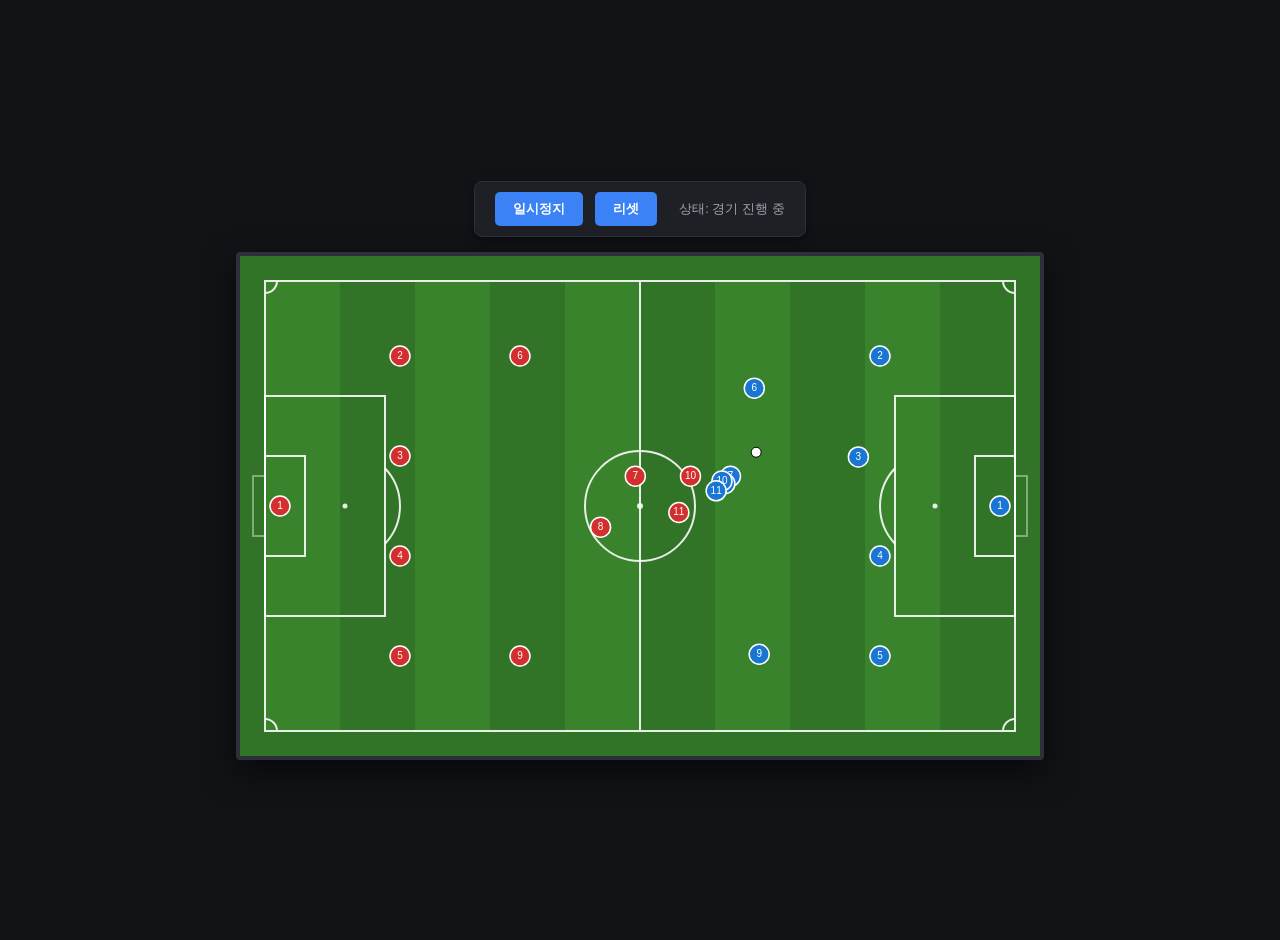
<file: v01.html>
<!DOCTYPE html>
<html lang="ko">
<head>
  <meta charset="UTF-8">
  <meta name="viewport" content="width=device-width, initial-scale=1.0">
  <link href="css/v01.css" rel="stylesheet">
  <script src="js/v01.js" defer></script>
  <title>FM 2D Match Engine</title>
</head>
<body>

  <div id="controls">
    <button id="btnPlay">일시정지</button>
    <button id="btnReset">리셋</button>
    <span id="status">상태: 경기 진행 중</span>
  </div>

  <canvas id="field" width="800" height="500"></canvas>

</body>
</html>
</file>
<file: football-match-engine/css/style.css>
* {
  box-sizing: border-box;
}

body {
  margin: 0;
  background-color: #121316;
  color: #e0e0e0;
  font-family: 'Segoe UI', Tahoma, Geneva, Verdana, sans-serif;
  min-height: 100vh;
  padding: 16px;
}

#scoreboard {
  max-width: 1100px;
  margin: 0 auto 12px;
  display: flex;
  align-items: center;
  justify-content: space-between;
  background: #1e2026;
  border: 1px solid #2d303a;
  border-radius: 8px;
  padding: 12px 24px;
  box-shadow: 0 4px 12px rgba(0, 0, 0, 0.4);
}

.team-block {
  display: flex;
  align-items: center;
  gap: 10px;
  min-width: 220px;
}

.team-block.away {
  justify-content: flex-end;
}

.team-name {
  font-weight: 600;
  font-size: 15px;
}

.team-score {
  font-size: 26px;
  font-weight: 700;
  color: #ffd54a;
  min-width: 28px;
  text-align: center;
}

.center-block {
  display: flex;
  flex-direction: column;
  align-items: center;
  gap: 2px;
}

#clock {
  font-size: 20px;
  font-weight: 700;
  font-variant-numeric: tabular-nums;
}

.phase {
  font-size: 12px;
  color: #9ca3af;
}

#toolbar {
  max-width: 1100px;
  margin: 0 auto 12px;
  display: flex;
  gap: 12px;
  align-items: center;
  background: #1e2026;
  padding: 10px 20px;
  border-radius: 8px;
  border: 1px solid #2d303a;
}

button {
  padding: 8px 16px;
  font-size: 13px;
  font-weight: 600;
  cursor: pointer;
  background-color: #3b82f6;
  color: white;
  border: none;
  border-radius: 5px;
  transition: all 0.15s ease;
}

button:hover {
  background-color: #2563eb;
  transform: translateY(-1px);
}

.toolbar-label {
  font-size: 12px;
  color: #9ca3af;
  display: flex;
  align-items: center;
  gap: 6px;
}

.toolbar-label.ai-toggle {
  margin-left: auto;
}

select {
  background: #2a2d36;
  color: #e0e0e0;
  border: 1px solid #3a3d47;
  border-radius: 4px;
  padding: 4px 6px;
}

#layout {
  max-width: 1100px;
  margin: 0 auto;
  display: flex;
  gap: 16px;
  align-items: flex-start;
}

#pitchWrap {
  flex: 1 1 auto;
  min-width: 0;
  position: relative;
}

canvas {
  display: block;
  width: 100%;
  height: auto;
  border: 4px solid #2d303a;
  border-radius: 4px;
  box-shadow: 0 12px 32px rgba(0, 0, 0, 0.6);
  background-color: #256b20;
}

#possessionBar {
  display: flex;
  height: 20px;
  border-radius: 4px;
  overflow: hidden;
  margin-top: 8px;
  font-size: 11px;
  font-weight: 600;
}

.possession-fill {
  display: flex;
  align-items: center;
  justify-content: center;
  transition: width 0.3s ease;
  white-space: nowrap;
}

.possession-fill.home {
  background: #3b6fd6;
}

.possession-fill.away {
  background: #d6483b;
}

#sidePanel {
  flex: 0 0 300px;
  min-width: 0;
  display: flex;
  flex-direction: column;
  gap: 12px;
}

/* ── 킥오프 전 전술 확정 오버레이 ───────────────────────────── */
.kickoff-overlay {
  position: absolute;
  inset: 0;
  display: flex;
  align-items: center;
  justify-content: center;
  background: rgba(10, 11, 14, 0.72);
  backdrop-filter: blur(2px);
  border-radius: 4px;
  z-index: 20;
  transition: opacity 0.2s ease;
}

.kickoff-overlay.hidden {
  opacity: 0;
  pointer-events: none;
}

.kickoff-card {
  background: #1e2026;
  border: 1px solid #3a3d47;
  border-radius: 10px;
  padding: 24px 28px;
  max-width: 320px;
  text-align: center;
  box-shadow: 0 12px 32px rgba(0, 0, 0, 0.6);
}

.kickoff-card h2 {
  margin: 0 0 10px;
  font-size: 18px;
  color: #ffffff;
}

.kickoff-card p {
  margin: 0 0 16px;
  font-size: 13px;
  color: #9ca3af;
  line-height: 1.5;
}

.kickoff-card button {
  padding: 10px 28px;
  font-size: 14px;
}

/* ── 전술 패널 그리드 ───────────────────────────────────────── */
.tactics-panel .field-row {
  gap: 10px;
}

.tactics-panel .field-row span {
  flex-shrink: 0;
  color: #d1d5db;
}

.tactics-panel select {
  flex: 1 1 auto;
  min-width: 0;
  font-size: 12px;
}

.tactics-apply-note {
  font-size: 11px;
  color: #6b7280;
  margin-top: 4px;
}

.panel-block {
  background: #1e2026;
  border: 1px solid #2d303a;
  border-radius: 8px;
  padding: 14px;
}

.panel-block h3 {
  margin: 0 0 10px;
  font-size: 13px;
  color: #9ca3af;
  font-weight: 600;
}

.field-row {
  display: flex;
  align-items: center;
  justify-content: space-between;
  gap: 8px;
  font-size: 12px;
  margin-bottom: 8px;
}

.field-row input[type='range'] {
  flex: 1;
  margin-left: 10px;
}

.log-block {
  flex: 1;
  min-height: 200px;
  display: flex;
  flex-direction: column;
}

#eventLog {
  overflow-y: auto;
  max-height: 320px;
  display: flex;
  flex-direction: column;
  gap: 4px;
  font-size: 12px;
}

.log-entry {
  background: #2a2d36;
  border-radius: 4px;
  padding: 5px 8px;
  color: #d1d5db;
}

@media (max-width: 820px) {
  #layout {
    flex-direction: column;
  }
  #sidePanel {
    flex: 1 1 auto;
    width: 100%;
  }
}

.stats-block {
  flex: 0 0 auto;
}

.stat-header {
  display: flex;
  align-items: center;
  gap: 8px;
  padding-bottom: 6px;
  border-bottom: 1px solid #2d303a;
  margin-bottom: 6px;
  font-weight: 600;
  color: #9ca3af;
}

.stat-header .stat-label {
  width: 70px;
  flex-shrink: 0;
}

.stat-bar-wrap-header {
  display: flex;
  align-items: center;
  gap: 8px;
  flex: 1;
}

.stat-team-home {
  color: #3b6fd6;
  font-size: 11px;
  white-space: nowrap;
}

.stat-team-away {
  color: #d6483b;
  font-size: 11px;
  white-space: nowrap;
  text-align: right;
}

.stat-row {
  display: flex;
  align-items: center;
  gap: 8px;
  padding: 6px 0;
  border-bottom: 1px solid #1a1c21;
}

.stat-row:last-child {
  border-bottom: none;
}

.stat-label {
  width: 70px;
  flex-shrink: 0;
  color: #d1d5db;
  font-size: 12px;
  white-space: nowrap;
}

.stat-bar-wrap {
  display: flex;
  align-items: center;
  gap: 8px;
  flex: 1;
  min-width: 0;
}

.stat-bar {
  position: relative;
  flex: 1;
  height: 18px;
  border-radius: 9px;
  background: #2a2d36;
  overflow: hidden;
  min-width: 120px;
}

.stat-bar-fill {
  position: absolute;
  top: 0;
  bottom: 0;
  border-radius: 9px;
  transition: width 0.3s ease;
}

.stat-bar-fill.home {
  left: 0;
  background: linear-gradient(90deg, #3b6fd6, #5a8ee6);
}

.stat-bar-fill.away {
  right: 0;
  background: linear-gradient(90deg, #d6483b, #e86b5e);
}

.stat-value-home,
.stat-value-away {
  font-weight: 700;
  font-size: 12px;
  font-variant-numeric: tabular-nums;
  white-space: nowrap;
  min-width: 24px;
}

.stat-value-home {
  color: #3b6fd6;
  text-align: right;
}

.stat-value-away {
  color: #d6483b;
  text-align: left;
}

@media (max-width: 820px) {
  #layout {
    flex-direction: column;
  }
  #sidePanel {
    flex: 1 1 auto;
    width: 100%;
  }
  .stats-block {
    order: -1;
  }
}

@media (max-width: 600px) {
  #scoreboard {
    padding: 10px 12px;
    gap: 6px;
  }
  .team-block {
    min-width: 0;
    flex: 1 1 auto;
    gap: 6px;
  }
  .team-block.home .team-name {
    text-align: left;
  }
  .team-block.away .team-name {
    text-align: right;
  }
  .team-name {
    font-size: 13px;
    white-space: nowrap;
    overflow: hidden;
    text-overflow: ellipsis;
    max-width: 110px;
  }
  .center-block {
    flex: 0 0 auto;
  }
  .stat-label {
    width: 60px;
    font-size: 11px;
  }
  .stat-bar {
    min-width: 100px;
    height: 16px;
  }
  .stat-value-home,
  .stat-value-away {
    font-size: 11px;
    min-width: 20px;
  }
  .tactics-panel .field-row {
    font-size: 11px;
  }
  .tactics-panel select {
    font-size: 11px;
    padding: 3px 4px;
  }
  .kickoff-card {
    max-width: 90%;
    padding: 18px 16px;
  }
}
</file>
<file: football-match/css/style.css>
* {
    margin: 0;
    padding: 0;
    box-sizing: border-box;
}

html, body {
    width: 100%;
    height: 100%;
    font-family: 'Segoe UI', Tahoma, Geneva, Verdana, sans-serif;
    background: #1a1a2e;
    overflow: hidden;
    /* flex column: top-bar + field 수직 분할 */
    display: flex;
    flex-direction: column;
}

/* ─── 상단 바 ──────────────────────────────────────────── */

.top-bar {
    flex-shrink: 0;
    height: 48px;
    display: flex;
    align-items: center;
    gap: 12px;
    padding: 0 14px;
    background: rgba(8, 10, 18, 0.95);
    border-bottom: 1px solid rgba(255, 255, 255, 0.08);
    z-index: 20;
}

.top-bar__title {
    color: rgba(255, 255, 255, 0.55);
    font-size: 13px;
    font-weight: 600;
    letter-spacing: 0.04em;
    white-space: nowrap;
    flex-shrink: 0;
}

/* ─── 상단 바: 현재 플레이 · 햄버거 · 일시정지 ─────────── */

.menu-open-btn {
    display: flex;
    align-items: center;
    justify-content: center;
    width: 32px;
    height: 32px;
    padding: 0;
    background: rgba(255, 255, 255, 0.08);
    border: 1px solid rgba(255, 255, 255, 0.14);
    border-radius: 7px;
    color: rgba(255, 255, 255, 0.8);
    font-size: 16px;
    cursor: pointer;
    flex-shrink: 0;
    transition: background 0.15s, color 0.15s;
    line-height: 1;
}

.menu-open-btn:hover {
    background: rgba(255, 255, 255, 0.14);
    color: #ffffff;
}

.current-play {
    color: #a8d8ff;
    font-size: 13px;
    font-weight: 600;
    white-space: nowrap;
    overflow: hidden;
    text-overflow: ellipsis;
}

.top-bar__spacer {
    flex: 1;
}

/* ─── 일시정지 버튼 ────────────────────────────────────── */

.pause-btn {
    display: flex;
    align-items: center;
    justify-content: center;
    width: 32px;
    height: 32px;
    padding: 0;
    background: rgba(255, 255, 255, 0.08);
    border: 1px solid rgba(255, 255, 255, 0.14);
    border-radius: 7px;
    color: rgba(255, 255, 255, 0.7);
    font-size: 14px;
    cursor: pointer;
    flex-shrink: 0;
    transition: background 0.15s, color 0.15s;
    line-height: 1;
}

.pause-btn:hover {
    background: rgba(255, 255, 255, 0.14);
    color: #ffffff;
}

.pause-btn--paused {
    background: rgba(80, 160, 255, 0.18);
    border-color: rgba(80, 160, 255, 0.4);
    color: #7ec8ff;
}

/* ─── 플레이 선택 서랍 패널 ────────────────────────────── */

.drawer-scrim {
    position: fixed;
    inset: 0;
    background: rgba(0, 0, 0, 0.45);
    opacity: 0;
    pointer-events: none;
    transition: opacity 0.2s;
    z-index: 90;
}

.drawer-scrim[data-visible] {
    opacity: 1;
    pointer-events: auto;
}

.drawer {
    position: fixed;
    top: 0;
    left: 0;
    bottom: 0;
    width: min(300px, 84vw);
    display: flex;
    flex-direction: column;
    background: rgba(12, 14, 24, 0.98);
    border-right: 1px solid rgba(255, 255, 255, 0.12);
    box-shadow: 8px 0 32px rgba(0, 0, 0, 0.5);
    transform: translateX(-102%);
    transition: transform 0.22s ease;
    z-index: 100;
}

.drawer[data-open] {
    transform: translateX(0);
}

.drawer__header {
    display: flex;
    align-items: center;
    justify-content: space-between;
    padding: 14px 14px 10px;
    flex-shrink: 0;
}

.drawer__title {
    color: #e8e8e8;
    font-size: 15px;
    font-weight: 700;
}

.drawer__close {
    display: flex;
    align-items: center;
    justify-content: center;
    width: 28px;
    height: 28px;
    background: transparent;
    border: none;
    border-radius: 6px;
    color: rgba(255, 255, 255, 0.6);
    font-size: 14px;
    cursor: pointer;
}

.drawer__close:hover {
    background: rgba(255, 255, 255, 0.1);
    color: #ffffff;
}

.drawer__search {
    padding: 0 14px 10px;
    flex-shrink: 0;
}

.drawer__search input {
    width: 100%;
    padding: 8px 11px;
    background: rgba(255, 255, 255, 0.07);
    border: 1px solid rgba(255, 255, 255, 0.14);
    border-radius: 7px;
    color: #e8e8e8;
    font-family: 'Segoe UI', Arial, sans-serif;
    font-size: 13px;
    outline: none;
}

.drawer__search input::placeholder {
    color: rgba(255, 255, 255, 0.35);
}

.drawer__search input:focus {
    border-color: rgba(80, 160, 255, 0.5);
    background: rgba(255, 255, 255, 0.1);
}

.drawer__body {
    flex: 1;
    overflow-y: auto;
    overscroll-behavior: contain;
    -webkit-overflow-scrolling: touch;
    padding: 0 10px 14px;
    scrollbar-width: thin;
    scrollbar-color: rgba(255, 255, 255, 0.22) transparent;
}

.drawer__body::-webkit-scrollbar {
    width: 6px;
}

.drawer__body::-webkit-scrollbar-thumb {
    background: rgba(255, 255, 255, 0.18);
    border-radius: 999px;
}

/* 카테고리 그룹 */
.menu-group {
    margin-bottom: 4px;
}

.menu-group__title {
    position: sticky;
    top: 0;
    padding: 10px 6px 6px;
    background: rgba(12, 14, 24, 0.98);
    color: rgba(255, 255, 255, 0.45);
    font-size: 11px;
    font-weight: 700;
    letter-spacing: 0.08em;
    z-index: 1;
}

.menu-group__list {
    display: flex;
    flex-direction: column;
    gap: 1px;
}

/* 목록 아이템 버튼 */
.menu-btn {
    display: block;
    width: 100%;
    padding: 9px 11px;
    background: transparent;
    border: none;
    border-radius: 6px;
    color: rgba(255, 255, 255, 0.78);
    font-family: 'Segoe UI', Arial, sans-serif;
    font-size: 13.5px;
    text-align: left;
    cursor: pointer;
    transition: background 0.12s, color 0.12s;
}

.menu-btn:hover {
    background: rgba(255, 255, 255, 0.09);
    color: #ffffff;
}

.menu-btn--active {
    background: rgba(80, 160, 255, 0.14);
    color: #7ec8ff;
    font-weight: 600;
}

/* ─── 리셋 버튼 ─────────────────────────────────────────── */

.reset-btn {
    display: flex;
    align-items: center;
    justify-content: center;
    width: 32px;
    height: 32px;
    padding: 0;
    background: rgba(255, 255, 255, 0.08);
    border: 1px solid rgba(255, 255, 255, 0.14);
    border-radius: 7px;
    color: rgba(255, 255, 255, 0.7);
    font-size: 18px;
    cursor: pointer;
    flex-shrink: 0;
    transition: background 0.15s, color 0.15s, transform 0.2s;
    line-height: 1;
}

.reset-btn:hover {
    background: rgba(255, 255, 255, 0.14);
    color: #ffffff;
}

.reset-btn:active {
    transform: rotate(-45deg);
}

/* ─── 필드 컨테이너 ────────────────────────────────────── */

.container {
    flex: 1;
    min-height: 0;        /* flex 자식이 shrink 가능하게 */
    display: flex;
    justify-content: center;
    align-items: center;
    padding: 10px;
    position: relative;
}

.pitch {
    width: 100%;
    height: 100%;
}

.match-result {
    position: absolute;
    top: 50%;
    left: 50%;
    transform: translate(-50%, -50%);
    padding: 14px 28px;
    border: 1px solid rgba(255, 255, 255, 0.3);
    border-radius: 10px;
    background: rgba(5, 28, 15, 0.64);
    color: rgba(255, 255, 255, 0.94);
    font-size: clamp(24px, 5vw, 52px);
    font-weight: 800;
    letter-spacing: 0.08em;
    text-align: center;
    text-shadow: 0 2px 8px rgba(0, 0, 0, 0.55);
    opacity: 0;
    pointer-events: none;
    transition: opacity 0.18s ease;
    white-space: nowrap;
    z-index: 5;
}

.match-result[data-visible] {
    opacity: 1;
}

/* ─── 필드 요소 ────────────────────────────────────────── */

.field-light {
    fill: #2e9430;
}

.field-dark {
    fill: #237023;
}

.endline-runoff {
    fill: #124d25;
}

.sideline-runoff,
.corner-runoff {
    fill: #124d25;
}

.endline-boundary,
.sideline-boundary {
    stroke: rgba(4, 35, 16, 0.9);
    stroke-width: 4;
}

.goal {
    fill: rgba(255, 255, 255, 0.08);
    stroke: #ffffff;
    stroke-width: 3;
}

.boundary {
    fill: none;
    stroke: #ffffff;
    stroke-width: 4;
}

.line {
    fill: none;
    stroke: #ffffff;
    stroke-width: 3;
}

.mark {
    fill: #ffffff;
}

/* ─── 선수 ─────────────────────────────────────────────── */

.player-foot {
    opacity: 0.45;
}

.player-border {
    fill: none;
    stroke: rgba(255, 255, 255, 0.85);
    stroke-width: 1.5;
}

.player-number {
    font-family: 'Segoe UI', Arial, sans-serif;
    font-weight: bold;
    fill: #ffffff;
    pointer-events: none;
    user-select: none;
}

/* ─── 공 ────────────────────────────────────────────────── */

.ball-shadow {
    fill: rgba(0, 0, 0, 0.25);
}

.ball-body {
    fill: #ffffff;
    stroke: #cccccc;
    stroke-width: 1;
}

/* ─── 반응형 ─────────────────────────────────────────────── */

/* 모바일 (480px 이하) */
@media (max-width: 480px) {
    .top-bar {
        height: 44px;
        padding: 0 10px;
        gap: 8px;
    }

    .top-bar__title {
        display: none;   /* 공간 절약 */
    }

    .current-play {
        flex: 1;
        min-width: 0;
    }

    .container {
        padding: 5px;
    }

    /* SVG가 ≈0.35배로 축소되므로 stroke-width를 크게 잡아야
       화면에서 약 2px 수준의 선이 보인다 */
    .boundary {
        stroke-width: 7;
    }

    .line {
        stroke-width: 6;
    }

    .goal {
        stroke-width: 5;
    }

    /* 공 그림자가 볼 자체보다 커 보이는 현상 방지 */
    .ball-shadow {
        display: none;
    }
}

/* 태블릿 (768px 이상) */
@media (min-width: 768px) {
    .container {
        padding: 12px;
    }
}

/* PC (1024px 이상) */
@media (min-width: 1024px) {
    .container {
        padding: 16px;
    }
}

/* 가로 모드 + 낮은 화면 (모바일 가로) */
@media (max-height: 500px) and (orientation: landscape) {
    .top-bar {
        height: 38px;
    }

    .container {
        padding: 4px;
    }
}

/* 다크 모드 */
@media (prefers-color-scheme: dark) {
    html, body {
        background: #0a0a14;
    }

    .field-light {
        fill: #267226;
    }

    .field-dark {
        fill: #1c521c;
    }
}

/* 라이트 모드 */
@media (prefers-color-scheme: light) {
    html, body {
        background: #c8dde8;
    }

    .top-bar {
        background: rgba(20, 24, 40, 0.97);
    }
}
</file>
<file: css/v01.css>
body {
  margin: 0;
  background-color: #121316;
  color: #e0e0e0;
  font-family: 'Segoe UI', Tahoma, Geneva, Verdana, sans-serif;
  display: flex;
  flex-direction: column;
  align-items: center;
  justify-content: center;
  min-height: 100vh;
  padding: 20px;
}

#controls {
  margin-bottom: 15px;
  display: flex;
  gap: 12px;
  align-items: center;
  background: #1e2026;
  padding: 10px 20px;
  border-radius: 8px;
  box-shadow: 0 4px 12px rgba(0, 0, 0, 0.4);
  border: 1px solid #2d303a;
}

button {
  padding: 8px 18px;
  font-size: 13px;
  font-weight: 600;
  cursor: pointer;
  background-color: #3b82f6;
  color: white;
  border: none;
  border-radius: 5px;
  transition: all 0.2s ease;
}

button:hover {
  background-color: #2563eb;
  transform: translateY(-1px);
}

#status {
  font-size: 13px;
  color: #9ca3af;
  font-weight: 500;
  margin-left: 10px;
}

canvas {
  border: 4px solid #2d303a;
  border-radius: 4px;
  box-shadow: 0 12px 32px rgba(0, 0, 0, 0.6);
  background-color: #347c2c;
}
</file>
